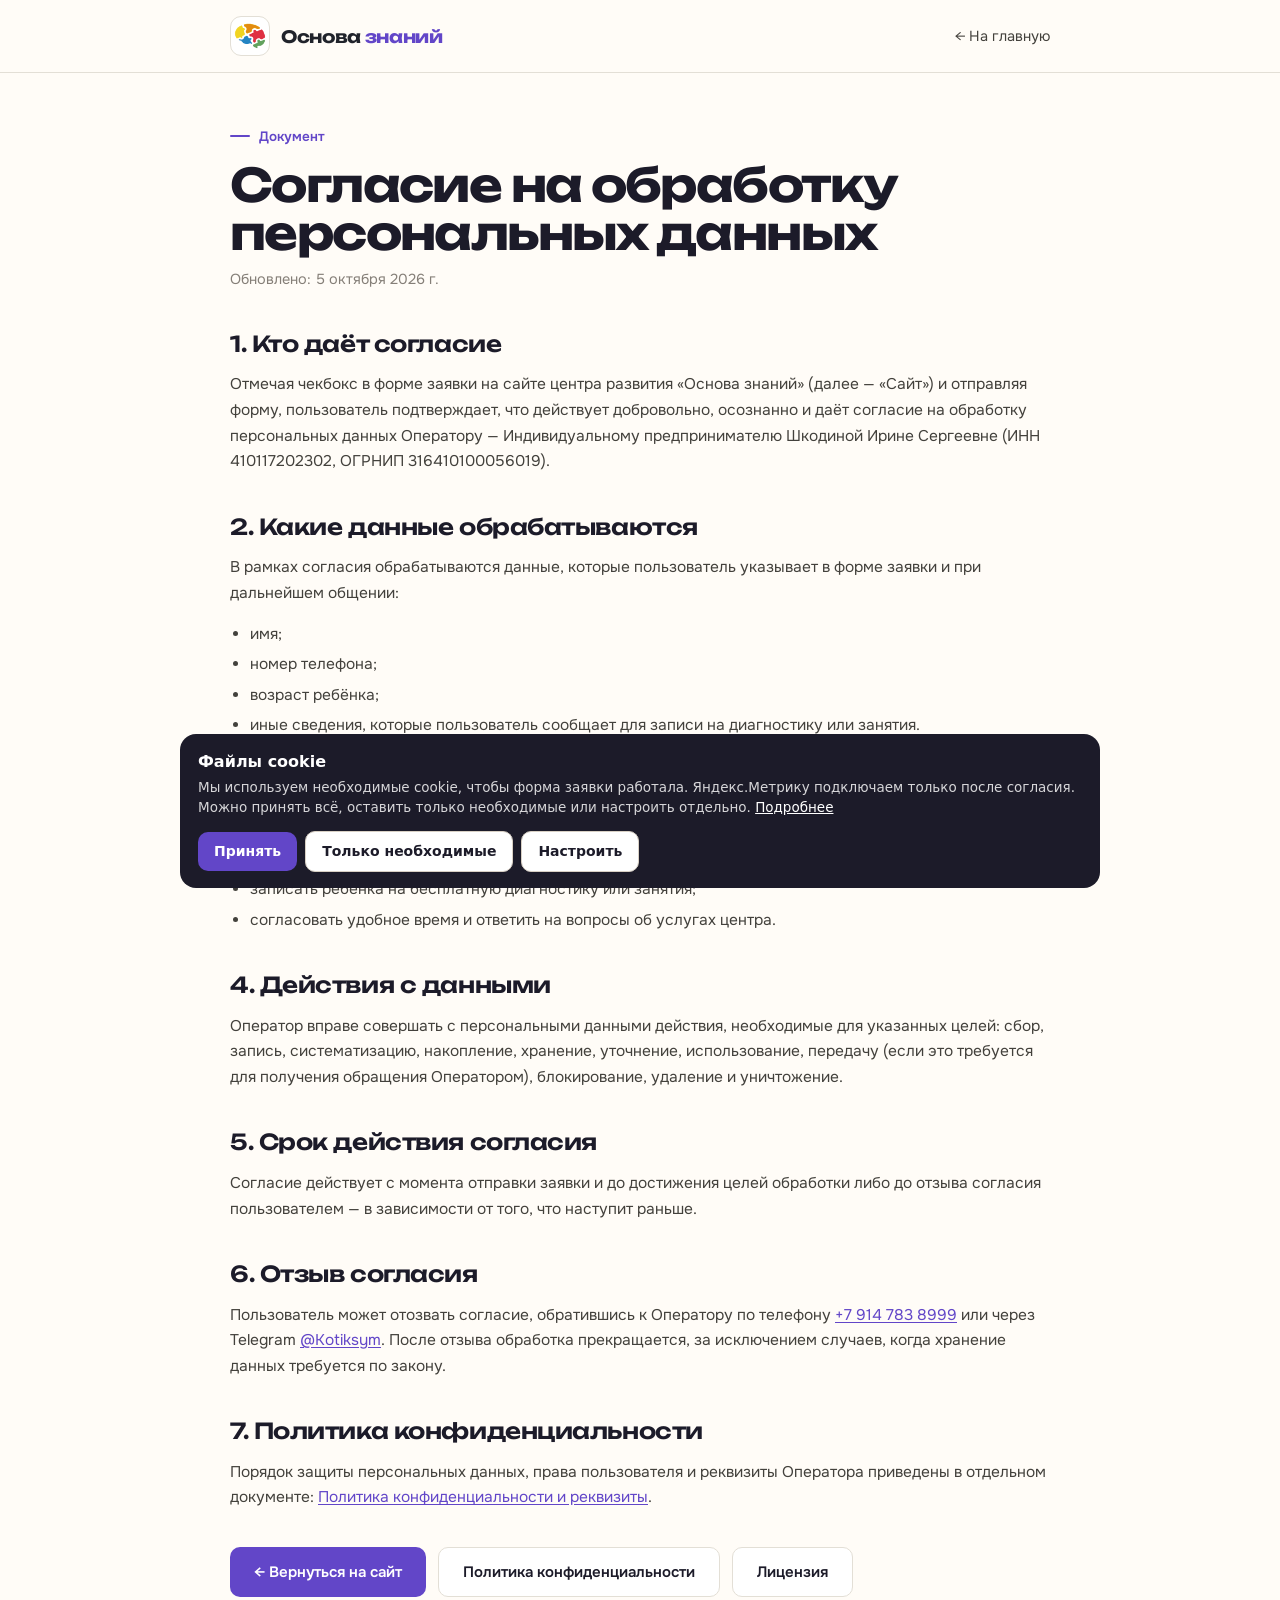
<file: consent/index.html>
<!DOCTYPE html>
<html>
<head>
<meta charset="utf-8">
<meta name="viewport" content="width=device-width, initial-scale=1">
<link rel="canonical" href="https://osnova.kotiksym.ru/consent/">
<meta property="og:url" content="https://osnova.kotiksym.ru/consent/">
<script>(function(){var p=location.pathname;if(/\/index\.html$/i.test(p))location.replace(p.replace(/\/index\.html$/i,'/')+location.search+location.hash);})();</script>
<title>Согласие на обработку персональных данных — Основа знаний</title>
<meta name="description" content="Согласие на обработку персональных данных при отправке заявки на сайте «Основа знаний». Какие данные обрабатываются, цели обработки и порядок отзыва согласия.">
<meta name="robots" content="index, follow">
<link rel="icon" type="image/svg+xml" href="/favicon.svg">
<link rel="icon" type="image/png" sizes="120x120" href="/favicon-120.png">
<link rel="icon" type="image/png" sizes="64x64" href="/favicon.png">
<link rel="icon" type="image/png" sizes="512x512" href="/images/favicon-512.png">
<link rel="icon" type="image/x-icon" href="/favicon.ico">
<link rel="apple-touch-icon" sizes="180x180" href="/apple-touch-icon.png">
<script src="/cookie-consent.js" data-ym-id="110489022" data-cookie-page="/cookies/" data-privacy-page="/privacy/" data-accent="#6246C8"></script>
<style id="mobile-fix">
/* ===== MOBILE FIX v4 (legal) ===== */
*{box-sizing:border-box}
html,body{max-width:100%}
img,svg,iframe,video{max-width:100%}
*{min-width:0}
[data-nav-burger],[data-mobile-nav],[data-nav-actions]{display:none}
@media (max-width:768px){
  .wrap{width:calc(100% - 32px) !important;margin:0 auto !important}
  main.wrap{padding-top:28px !important;padding-bottom:48px !important}
  h1{font-size:clamp(26px,7vw,36px) !important;line-height:1.12 !important}
  h2{font-size:20px !important;margin-top:28px !important}
  p,li{font-size:16px !important;line-height:1.6 !important}
  h1,h2,h3,p,li{overflow-wrap:break-word}
  main a{overflow-wrap:anywhere;word-break:break-word}
  a[href^="tel:"]{white-space:nowrap}
  [data-nav-back]{display:none !important}
  [data-nav-actions]{display:flex !important;align-items:center;gap:8px}
  [data-nav-burger]{display:inline-flex !important;align-items:center;justify-content:center;width:44px;height:44px;border:1px solid #E3DFD6;border-radius:10px;background:#fff;cursor:pointer;padding:0;color:#1C1B29}
  [data-mobile-nav]{display:none;position:absolute;left:0;right:0;top:calc(100% + 1px);z-index:60;flex-direction:column;gap:2px;padding:10px;background:#FFFCF7;border:1px solid #E3DFD6;border-radius:0 0 14px 14px;box-shadow:0 14px 30px rgba(28,27,41,.1)}
  [data-mobile-nav].is-open{display:flex !important}
  [data-mobile-nav] a{display:flex;align-items:center;min-height:44px;padding:10px 12px;border-radius:10px;font-weight:600;font-size:16px;color:#1C1B29;text-decoration:none}
  html.nav-open,html.nav-open body{overflow:hidden}
}
@media (max-width:380px){
  .wrap{width:calc(100% - 22px) !important}
}
/* ===== /MOBILE FIX ===== */
</style>
</head>
<body>
<x-dc>
<helmet>
<link rel="preconnect" href="https://fonts.googleapis.com">
<link rel="preconnect" href="https://fonts.gstatic.com" crossorigin>
<link href="https://fonts.googleapis.com/css2?family=Onest:wght@300;400;500;600;700;800&family=Unbounded:wght@500;600;700&display=swap" rel="stylesheet">
<style>
  *{box-sizing:border-box}
  body{margin:0;background:#FFFCF7;color:#1C1B29;font-family:"Onest",system-ui,sans-serif;-webkit-font-smoothing:antialiased}
  a{color:inherit}
  .wrap{width:min(820px,calc(100% - 36px));margin:0 auto}
  h2{font-family:'Unbounded';font-weight:600;font-size:22px;letter-spacing:-.02em;margin:38px 0 12px}
  p,li{font-size:15.5px;line-height:1.65;color:#43413c}
  ul{padding-left:20px;margin:10px 0}
  li{margin:5px 0}
  h1,h2,p,li{overflow-wrap:break-word}
</style>
<link rel="stylesheet" href="/responsive.css">
</helmet>

<div style="position:relative">
  <header style="background:#FFFCF7;border-bottom:1px solid #E3DFD6">
    <div class="wrap" style="position:relative;display:flex;align-items:center;justify-content:space-between;padding:16px 0">
      <a href="/" style="display:flex;align-items:center;gap:11px;text-decoration:none;color:#20232B">
        <span style="width:40px;height:40px;border-radius:11px;background:#fff;border:1px solid #E3DFD6;display:grid;place-items:center;overflow:hidden"><img src="/favicon-120.png" alt="Основа знаний" style="width:34px;height:34px;object-fit:contain"/></span>
        <strong style="font-family:'Unbounded';font-weight:700;font-size:17px;letter-spacing:-.02em">Основа <span style="color:#6246C8">знаний</span></strong>
      </a>
      <a href="/" data-nav-back style="font-size:14.5px;color:#43413c;text-decoration:none" style-hover="color:#6246C8">← На главную</a>
      <div data-nav-actions>
        <button type="button" data-nav-burger aria-expanded="false" aria-controls="site-mobile-nav" aria-label="Открыть меню"><svg width="20" height="20" viewBox="0 0 24 24" fill="none" aria-hidden="true"><path d="M4 7h16M4 12h16M4 17h16" stroke="currentColor" stroke-width="2" stroke-linecap="round"/></svg></button>
      </div>
      <div id="site-mobile-nav" data-mobile-nav hidden>
        <a href="/">На главную</a>
        <a href="/#form">Записаться</a>
        <a href="/#contacts">Контакты</a>
      </div>
    </div>
  </header>

  <main class="wrap" style="padding:48px 0 64px">
    <span style="display:inline-flex;align-items:center;gap:9px;font-size:13.5px;font-weight:600;color:#6246C8;margin-bottom:16px"><span style="width:20px;height:2px;border-radius:2px;background:#6246C8"></span>Документ</span>
    <h1 style="font-family:'Unbounded';font-weight:700;font-size:clamp(30px,5vw,46px);letter-spacing:-.035em;line-height:1.06;margin:0 0 10px">Согласие на обработку персональных данных</h1>
    <p style="color:#857f78;font-size:14.5px;margin:0">Обновлено: 5 октября 2026 г.</p>

    <h2>1. Кто даёт согласие</h2>
    <p>Отмечая чекбокс в форме заявки на сайте центра развития «Основа знаний» (далее — «Сайт») и отправляя форму, пользователь подтверждает, что действует добровольно, осознанно и даёт согласие на обработку персональных данных Оператору — Индивидуальному предпринимателю Шкодиной Ирине Сергеевне (ИНН 410117202302, ОГРНИП 316410100056019).</p>

    <h2>2. Какие данные обрабатываются</h2>
    <p>В рамках согласия обрабатываются данные, которые пользователь указывает в форме заявки и при дальнейшем общении:</p>
    <ul>
      <li>имя;</li>
      <li>номер телефона;</li>
      <li>возраст ребёнка;</li>
      <li>иные сведения, которые пользователь сообщает для записи на диагностику или занятия.</li>
    </ul>

    <h2>3. Цели обработки</h2>
    <ul>
      <li>принять и обработать заявку с Сайта;</li>
      <li>связаться с пользователем по указанному телефону;</li>
      <li>записать ребёнка на бесплатную диагностику или занятия;</li>
      <li>согласовать удобное время и ответить на вопросы об услугах центра.</li>
    </ul>

    <h2>4. Действия с данными</h2>
    <p>Оператор вправе совершать с персональными данными действия, необходимые для указанных целей: сбор, запись, систематизацию, накопление, хранение, уточнение, использование, передачу (если это требуется для получения обращения Оператором), блокирование, удаление и уничтожение.</p>

    <h2>5. Срок действия согласия</h2>
    <p>Согласие действует с момента отправки заявки и до достижения целей обработки либо до отзыва согласия пользователем — в зависимости от того, что наступит раньше.</p>

    <h2>6. Отзыв согласия</h2>
    <p>Пользователь может отозвать согласие, обратившись к Оператору по телефону <a href="tel:+79147838999" style="color:#6246C8;text-decoration:underline;text-underline-offset:2px">+7 914 783 8999</a> или через Telegram <a href="https://t.me/Kotiksym" target="_blank" rel="noopener" style="color:#6246C8;text-decoration:underline;text-underline-offset:2px">@Kotiksym</a>. После отзыва обработка прекращается, за исключением случаев, когда хранение данных требуется по закону.</p>

    <h2>7. Политика конфиденциальности</h2>
    <p>Порядок защиты персональных данных, права пользователя и реквизиты Оператора приведены в отдельном документе: <a href="/privacy/" style="color:#6246C8;text-decoration:underline;text-underline-offset:2px">Политика конфиденциальности и реквизиты</a>.</p>

    <div style="margin-top:36px;display:flex;flex-wrap:wrap;gap:12px">
      <a href="/" style="display:inline-flex;align-items:center;padding:14px 24px;border-radius:10px;font-weight:600;font-size:15px;color:#fff;background:#6246C8;text-decoration:none">← Вернуться на сайт</a>
      <a href="/privacy/" style="display:inline-flex;align-items:center;padding:14px 24px;border-radius:10px;font-weight:600;font-size:15px;color:#1C1B29;background:#fff;border:1px solid #E3DFD6;text-decoration:none">Политика конфиденциальности</a>
      <a href="/license/" style="display:inline-flex;align-items:center;padding:14px 24px;border-radius:10px;font-weight:600;font-size:15px;color:#1C1B29;background:#fff;border:1px solid #E3DFD6;text-decoration:none">Лицензия</a>
    </div>
  </main>
</div>
</x-dc>
<script>
(function(){
  var btn=document.querySelector('[data-nav-burger]');
  var nav=document.querySelector('[data-mobile-nav]');
  if(!btn||!nav) return;
  btn.addEventListener('click',function(){
    var open=nav.classList.toggle('is-open');
    nav.hidden=!open;
    btn.setAttribute('aria-expanded', open?'true':'false');
    document.documentElement.classList.toggle('nav-open', open);
  });
})();
</script>
</body>
</html>
</file>
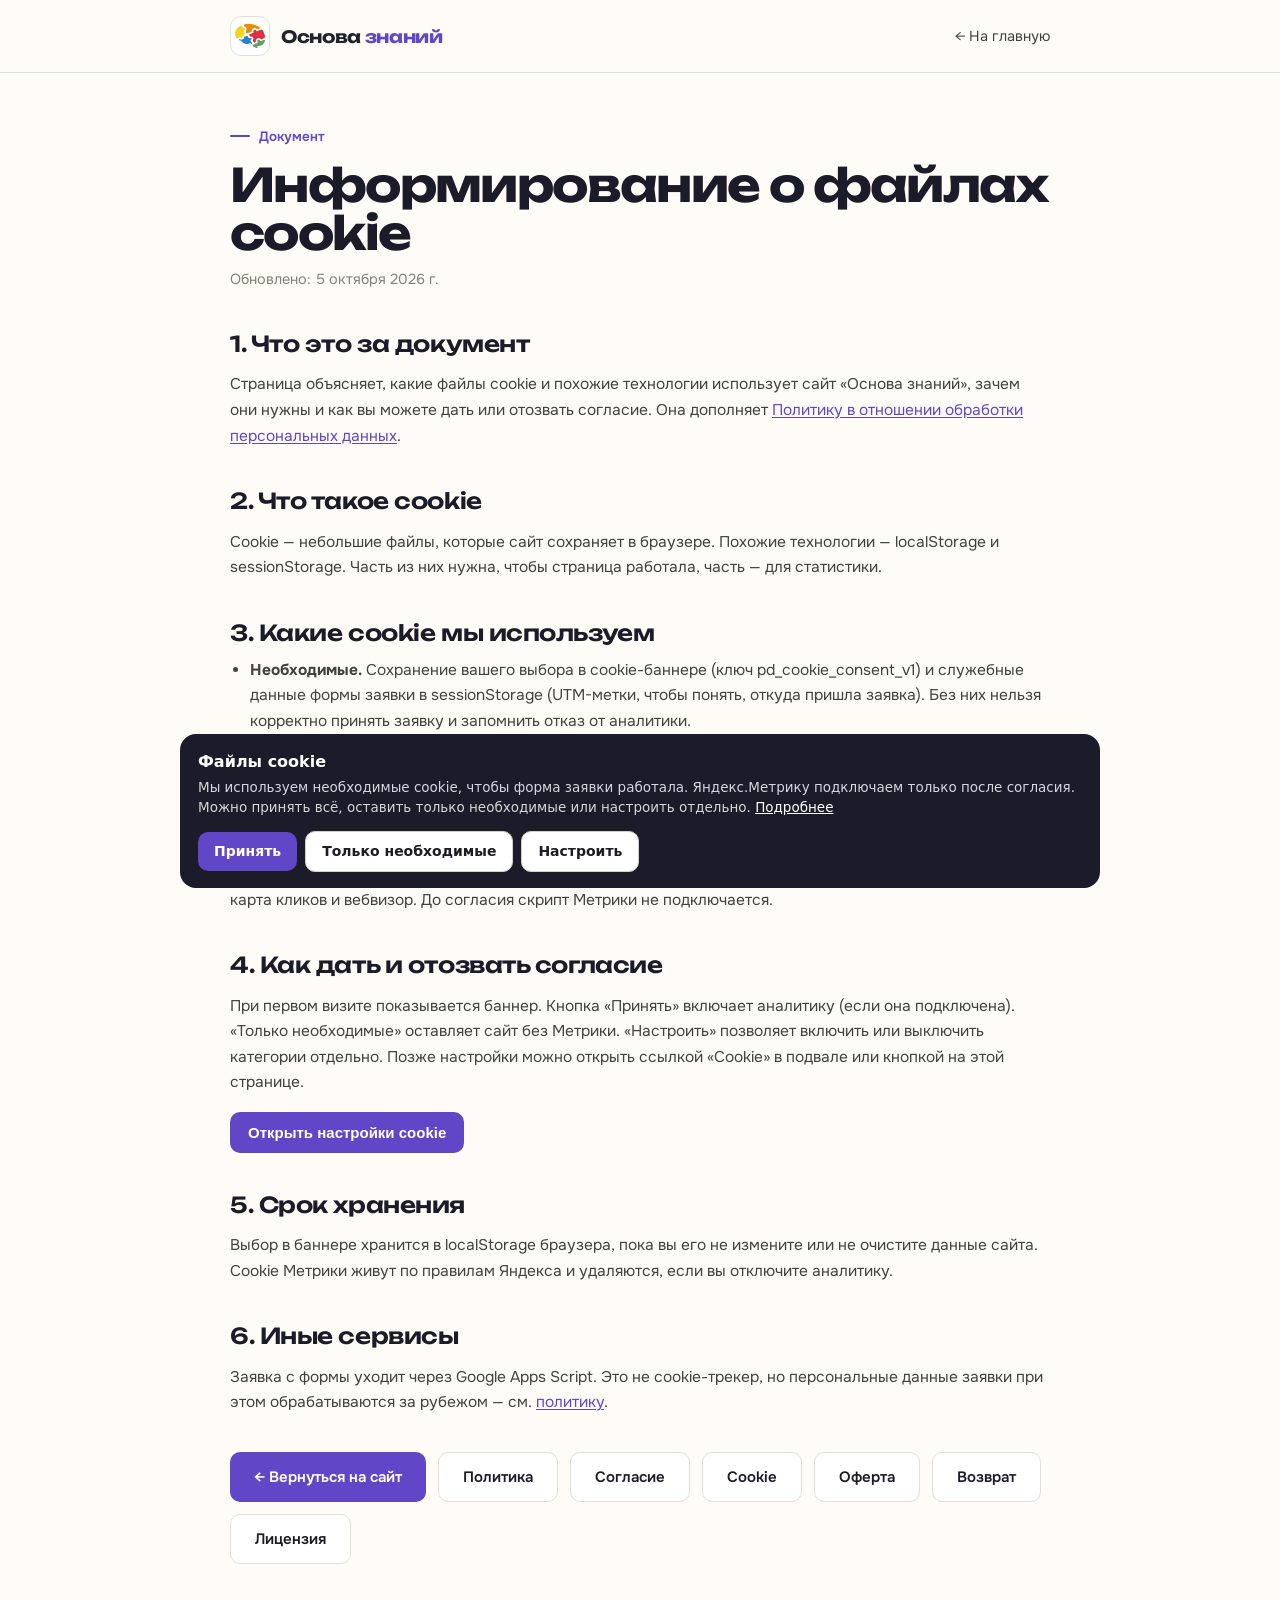
<file: cookies/index.html>
<!DOCTYPE html>
<html>
<head>
<meta charset="utf-8">
<meta name="viewport" content="width=device-width, initial-scale=1">
<link rel="canonical" href="https://osnova.kotiksym.ru/cookies/">
<meta property="og:url" content="https://osnova.kotiksym.ru/cookies/">
<script>(function(){var p=location.pathname;if(/\/index\.html$/i.test(p))location.replace(p.replace(/\/index\.html$/i,'/')+location.search+location.hash);})();</script>
<title>Информирование о файлах cookie — Основа знаний</title>
<meta name="description" content="Какие cookie использует сайт Основа знаний, как дать и отозвать согласие на аналитику.">
<meta name="robots" content="index, follow">
<link rel="icon" type="image/svg+xml" href="/favicon.svg">
<link rel="icon" type="image/png" sizes="120x120" href="/favicon-120.png">
<link rel="icon" type="image/png" sizes="64x64" href="/favicon.png">
<link rel="icon" type="image/png" sizes="512x512" href="/images/favicon-512.png">
<link rel="icon" type="image/x-icon" href="/favicon.ico">
<link rel="apple-touch-icon" sizes="180x180" href="/apple-touch-icon.png">
<script src="/cookie-consent.js" data-ym-id="110489022" data-cookie-page="/cookies/" data-privacy-page="/privacy/" data-accent="#6246C8"></script>
<style id="mobile-fix">
/* ===== MOBILE FIX v4 (legal) ===== */
*{box-sizing:border-box}
html,body{max-width:100%}
img,svg,iframe,video{max-width:100%}
*{min-width:0}
[data-nav-burger],[data-mobile-nav],[data-nav-actions]{display:none}
@media (max-width:768px){
  .wrap{width:calc(100% - 32px) !important;margin:0 auto !important}
  main.wrap{padding-top:28px !important;padding-bottom:48px !important}
  h1{font-size:clamp(26px,7vw,36px) !important;line-height:1.12 !important}
  h2{font-size:20px !important;margin-top:28px !important}
  p,li{font-size:16px !important;line-height:1.6 !important}
  h1,h2,h3,p,li{overflow-wrap:break-word}
  main a{overflow-wrap:anywhere;word-break:break-word}
  a[href^="tel:"]{white-space:nowrap}
  [data-nav-back]{display:none !important}
  [data-nav-actions]{display:flex !important;align-items:center;gap:8px}
  [data-nav-burger]{display:inline-flex !important;align-items:center;justify-content:center;width:44px;height:44px;border:1px solid #E3DFD6;border-radius:10px;background:#fff;cursor:pointer;padding:0;color:#1C1B29}
  [data-mobile-nav]{display:none;position:absolute;left:0;right:0;top:calc(100% + 1px);z-index:60;flex-direction:column;gap:2px;padding:10px;background:#FFFCF7;border:1px solid #E3DFD6;border-radius:0 0 14px 14px;box-shadow:0 14px 30px rgba(28,27,41,.1)}
  [data-mobile-nav].is-open{display:flex !important}
  [data-mobile-nav] a{display:flex;align-items:center;min-height:44px;padding:10px 12px;border-radius:10px;font-weight:600;font-size:16px;color:#1C1B29;text-decoration:none}
  html.nav-open,html.nav-open body{overflow:hidden}
}
@media (max-width:380px){
  .wrap{width:calc(100% - 22px) !important}
}
/* ===== /MOBILE FIX ===== */
</style>
</head>
<body>
<x-dc>
<helmet>
<link rel="preconnect" href="https://fonts.googleapis.com">
<link rel="preconnect" href="https://fonts.gstatic.com" crossorigin>
<link href="https://fonts.googleapis.com/css2?family=Onest:wght@300;400;500;600;700;800&family=Unbounded:wght@500;600;700&display=swap" rel="stylesheet">
<style>
  *{box-sizing:border-box}
  body{margin:0;background:#FFFCF7;color:#1C1B29;font-family:"Onest",system-ui,sans-serif;-webkit-font-smoothing:antialiased}
  a{color:inherit}
  .wrap{width:min(820px,calc(100% - 36px));margin:0 auto}
  h2{font-family:'Unbounded';font-weight:600;font-size:22px;letter-spacing:-.02em;margin:38px 0 12px}
  p,li{font-size:15.5px;line-height:1.65;color:#43413c}
  ul{padding-left:20px;margin:10px 0}
  li{margin:5px 0}
  h1,h2,p,li{overflow-wrap:break-word}
</style>
<link rel="stylesheet" href="/responsive.css">
</helmet>

<div style="position:relative">
  <header style="background:#FFFCF7;border-bottom:1px solid #E3DFD6">
    <div class="wrap" style="position:relative;display:flex;align-items:center;justify-content:space-between;padding:16px 0">
      <a href="/" style="display:flex;align-items:center;gap:11px;text-decoration:none;color:#20232B">
        <span style="width:40px;height:40px;border-radius:11px;background:#fff;border:1px solid #E3DFD6;display:grid;place-items:center;overflow:hidden"><img src="/favicon-120.png" alt="Основа знаний" style="width:34px;height:34px;object-fit:contain"/></span>
        <strong style="font-family:'Unbounded';font-weight:700;font-size:17px;letter-spacing:-.02em">Основа <span style="color:#6246C8">знаний</span></strong>
      </a>
      <a href="/" data-nav-back style="font-size:14.5px;color:#43413c;text-decoration:none" style-hover="color:#6246C8">← На главную</a>
      <div data-nav-actions>
        <button type="button" data-nav-burger aria-expanded="false" aria-controls="site-mobile-nav" aria-label="Открыть меню"><svg width="20" height="20" viewBox="0 0 24 24" fill="none" aria-hidden="true"><path d="M4 7h16M4 12h16M4 17h16" stroke="currentColor" stroke-width="2" stroke-linecap="round"/></svg></button>
      </div>
      <div id="site-mobile-nav" data-mobile-nav hidden>
        <a href="/">На главную</a>
        <a href="/#form">Записаться</a>
        <a href="/#contacts">Контакты</a>
      </div>
    </div>
  </header>

  <main class="wrap" style="padding:48px 0 64px">
    <span style="display:inline-flex;align-items:center;gap:9px;font-size:13.5px;font-weight:600;color:#6246C8;margin-bottom:16px"><span style="width:20px;height:2px;border-radius:2px;background:#6246C8"></span>Документ</span>
    <h1 style="font-family:'Unbounded';font-weight:700;font-size:clamp(30px,5vw,46px);letter-spacing:-.035em;line-height:1.06;margin:0 0 10px">Информирование о файлах cookie</h1>
    <p style="color:#857f78;font-size:14.5px;margin:0">Обновлено: 5 октября 2026 г.</p>


    <h2>1. Что это за документ</h2>
    <p>Страница объясняет, какие файлы cookie и похожие технологии использует сайт «Основа знаний», зачем они нужны и как вы можете дать или отозвать согласие. Она дополняет <a href="/privacy/" style="color:#6246C8;text-decoration:underline;text-underline-offset:2px">Политику в отношении обработки персональных данных</a>.</p>

    <h2>2. Что такое cookie</h2>
    <p>Cookie — небольшие файлы, которые сайт сохраняет в браузере. Похожие технологии — localStorage и sessionStorage. Часть из них нужна, чтобы страница работала, часть — для статистики.</p>

    <h2>3. Какие cookie мы используем</h2>
    <ul>
      <li><strong>Необходимые.</strong> Сохранение вашего выбора в cookie-баннере (ключ pd_cookie_consent_v1) и служебные данные формы заявки в sessionStorage (UTM-метки, чтобы понять, откуда пришла заявка). Без них нельзя корректно принять заявку и запомнить отказ от аналитики.</li>
      <li><strong>Аналитические.</strong> Яндекс.Метрика — только после отдельного согласия.</li>
      <li><strong>Рекламные.</strong> Сейчас не используются. В баннере есть переключатель на случай их появления: до включения такие скрипты не загружаются.</li>
    </ul>
    <p>После согласия «Принять» или включения аналитики в настройках загружается счётчик Яндекс.Метрики № 110489022 (ООО «ЯНДЕКС», РФ): посещения страниц, источник перехода, технические данные устройства, карта кликов и вебвизор. До согласия скрипт Метрики не подключается.</p>

    <h2>4. Как дать и отозвать согласие</h2>
    <p>При первом визите показывается баннер. Кнопка «Принять» включает аналитику (если она подключена). «Только необходимые» оставляет сайт без Метрики. «Настроить» позволяет включить или выключить категории отдельно. Позже настройки можно открыть ссылкой «Cookie» в подвале или кнопкой на этой странице.</p>
    <p><button type="button" data-cookie-settings style="display:inline-flex;align-items:center;padding:12px 18px;border-radius:10px;font-weight:600;font-size:15px;color:#fff;background:#6246C8;border:0;cursor:pointer">Открыть настройки cookie</button></p>

    <h2>5. Срок хранения</h2>
    <p>Выбор в баннере хранится в localStorage браузера, пока вы его не измените или не очистите данные сайта. Cookie Метрики живут по правилам Яндекса и удаляются, если вы отключите аналитику.</p>

    <h2>6. Иные сервисы</h2>
    <p>Заявка с формы уходит через Google Apps Script. Это не cookie-трекер, но персональные данные заявки при этом обрабатываются за рубежом — см. <a href="/privacy/" style="color:#6246C8;text-decoration:underline;text-underline-offset:2px">политику</a>.</p>
    <div style="margin-top:36px;display:flex;flex-wrap:wrap;gap:12px">
      <a href="/" style="display:inline-flex;align-items:center;padding:14px 24px;border-radius:10px;font-weight:600;font-size:15px;color:#fff;background:#6246C8;text-decoration:none">← Вернуться на сайт</a>
      <a href="/privacy/" style="display:inline-flex;align-items:center;padding:14px 24px;border-radius:10px;font-weight:600;font-size:15px;color:#1C1B29;background:#fff;border:1px solid #E3DFD6;text-decoration:none">Политика</a>
      <a href="/consent/" style="display:inline-flex;align-items:center;padding:14px 24px;border-radius:10px;font-weight:600;font-size:15px;color:#1C1B29;background:#fff;border:1px solid #E3DFD6;text-decoration:none">Согласие</a>
      <a href="/cookies/" style="display:inline-flex;align-items:center;padding:14px 24px;border-radius:10px;font-weight:600;font-size:15px;color:#1C1B29;background:#fff;border:1px solid #E3DFD6;text-decoration:none">Cookie</a>
      <a href="/offer/" style="display:inline-flex;align-items:center;padding:14px 24px;border-radius:10px;font-weight:600;font-size:15px;color:#1C1B29;background:#fff;border:1px solid #E3DFD6;text-decoration:none">Оферта</a>
      <a href="/returns/" style="display:inline-flex;align-items:center;padding:14px 24px;border-radius:10px;font-weight:600;font-size:15px;color:#1C1B29;background:#fff;border:1px solid #E3DFD6;text-decoration:none">Возврат</a>
      <a href="/license/" style="display:inline-flex;align-items:center;padding:14px 24px;border-radius:10px;font-weight:600;font-size:15px;color:#1C1B29;background:#fff;border:1px solid #E3DFD6;text-decoration:none">Лицензия</a>
    </div>

  </main>
</div>
</x-dc>
<script>
(function(){
  var btn=document.querySelector('[data-nav-burger]');
  var nav=document.querySelector('[data-mobile-nav]');
  if(!btn||!nav) return;
  btn.addEventListener('click',function(){
    var open=nav.classList.toggle('is-open');
    nav.hidden=!open;
    btn.setAttribute('aria-expanded', open?'true':'false');
    document.documentElement.classList.toggle('nav-open', open);
  });
})();
</script>
</body>
</html>
</file>
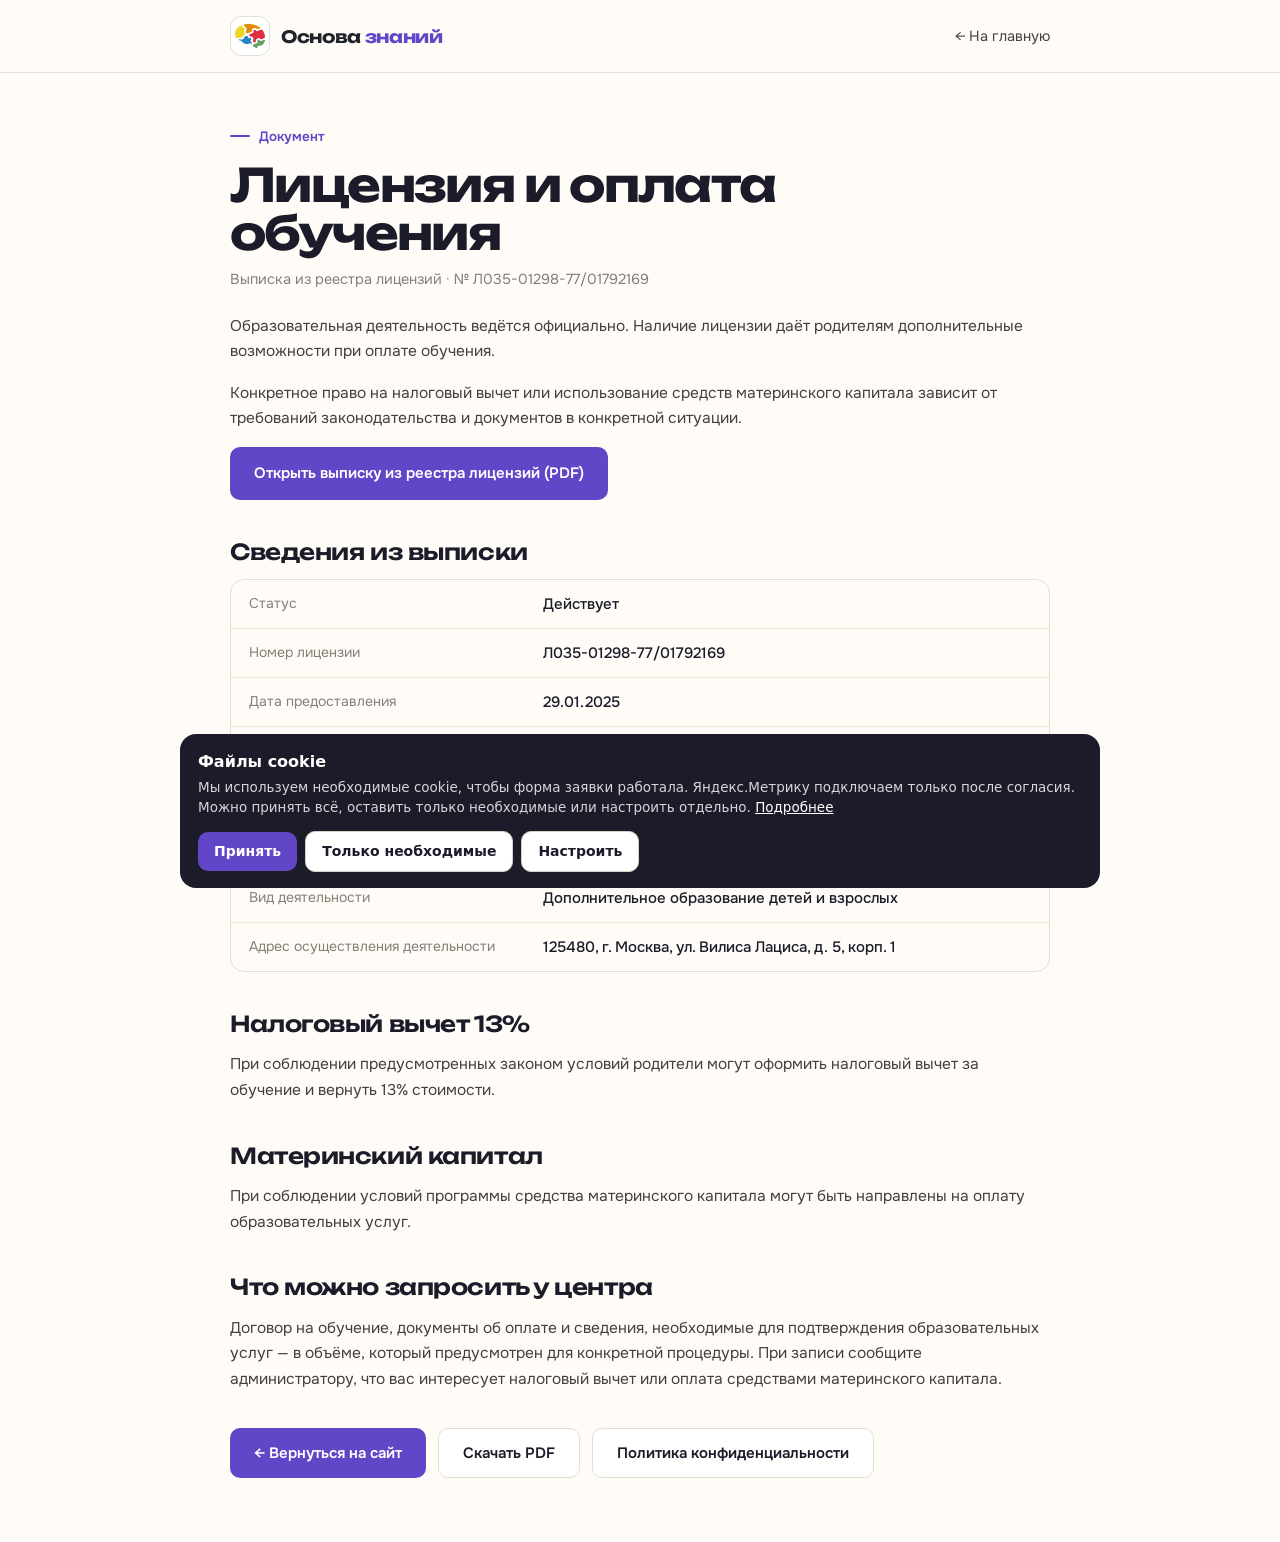
<file: license/index.html>
<!DOCTYPE html>
<html>
<head>
<meta charset="utf-8">
<meta name="viewport" content="width=device-width, initial-scale=1">
<link rel="canonical" href="https://osnova.kotiksym.ru/license/">
<meta property="og:url" content="https://osnova.kotiksym.ru/license/">
<script>(function(){var p=location.pathname;if(/\/index\.html$/i.test(p))location.replace(p.replace(/\/index\.html$/i,'/')+location.search+location.hash);})();</script>
<title>Лицензия и оплата обучения — Основа знаний</title>
<meta name="description" content="Выписка из реестра лицензий № Л035-01298-77/01792169. Налоговый вычет 13% и материнский капитал. Лицензиат — ИП Шкодина Ирина Сергеевна.">
<meta name="robots" content="index, follow">
<link rel="icon" type="image/svg+xml" href="/favicon.svg">
<link rel="icon" type="image/png" sizes="120x120" href="/favicon-120.png">
<link rel="icon" type="image/png" sizes="64x64" href="/favicon.png">
<link rel="icon" type="image/png" sizes="512x512" href="/images/favicon-512.png">
<link rel="icon" type="image/x-icon" href="/favicon.ico">
<link rel="apple-touch-icon" sizes="180x180" href="/apple-touch-icon.png">
<script src="/cookie-consent.js" data-ym-id="110489022" data-cookie-page="/cookies/" data-privacy-page="/privacy/" data-accent="#6246C8"></script>
<style id="mobile-fix">
/* ===== MOBILE FIX v4 (legal) ===== */
*{box-sizing:border-box}
html,body{max-width:100%}
img,svg,iframe,video{max-width:100%}
*{min-width:0}
[data-nav-burger],[data-mobile-nav],[data-nav-actions]{display:none}
@media (max-width:768px){
  .wrap{width:calc(100% - 32px) !important;margin:0 auto !important}
  main.wrap{padding-top:28px !important;padding-bottom:48px !important}
  h1{font-size:clamp(26px,7vw,36px) !important;line-height:1.12 !important}
  h2{font-size:20px !important;margin-top:28px !important}
  p,li{font-size:16px !important;line-height:1.6 !important}
  h1,h2,h3,p,li{overflow-wrap:break-word}
  main a{overflow-wrap:anywhere;word-break:break-word}
  a[href^="tel:"]{white-space:nowrap}
  [data-nav-back]{display:none !important}
  [data-nav-actions]{display:flex !important;align-items:center;gap:8px}
  [data-nav-burger]{display:inline-flex !important;align-items:center;justify-content:center;width:44px;height:44px;border:1px solid #E3DFD6;border-radius:10px;background:#fff;cursor:pointer;padding:0;color:#1C1B29}
  [data-mobile-nav]{display:none;position:absolute;left:0;right:0;top:calc(100% + 1px);z-index:60;flex-direction:column;gap:2px;padding:10px;background:#FFFCF7;border:1px solid #E3DFD6;border-radius:0 0 14px 14px;box-shadow:0 14px 30px rgba(28,27,41,.1)}
  [data-mobile-nav].is-open{display:flex !important}
  [data-mobile-nav] a{display:flex;align-items:center;min-height:44px;padding:10px 12px;border-radius:10px;font-weight:600;font-size:16px;color:#1C1B29;text-decoration:none}
  html.nav-open,html.nav-open body{overflow:hidden}
}
@media (max-width:380px){
  .wrap{width:calc(100% - 22px) !important}
}
/* ===== /MOBILE FIX ===== */
</style>
</head>
<body>
<x-dc>
<helmet>
<link rel="preconnect" href="https://fonts.googleapis.com">
<link rel="preconnect" href="https://fonts.gstatic.com" crossorigin>
<link href="https://fonts.googleapis.com/css2?family=Onest:wght@300;400;500;600;700;800&family=Unbounded:wght@500;600;700&display=swap" rel="stylesheet">
<style>
  *{box-sizing:border-box}
  body{margin:0;background:#FFFCF7;color:#1C1B29;font-family:"Onest",system-ui,sans-serif;-webkit-font-smoothing:antialiased}
  a{color:inherit}
  .wrap{width:min(820px,calc(100% - 36px));margin:0 auto}
  h2{font-family:'Unbounded';font-weight:600;font-size:22px;letter-spacing:-.02em;margin:38px 0 12px}
  p,li{font-size:15.5px;line-height:1.65;color:#43413c}
  ul{padding-left:20px;margin:10px 0}
  li{margin:5px 0}
  h1,h2,p,li{overflow-wrap:break-word}
</style>
<link rel="stylesheet" href="/responsive.css">
</helmet>

<div style="position:relative">
  <header style="background:#FFFCF7;border-bottom:1px solid #E3DFD6">
    <div class="wrap" style="position:relative;display:flex;align-items:center;justify-content:space-between;padding:16px 0">
      <a href="/" style="display:flex;align-items:center;gap:11px;text-decoration:none;color:#20232B">
        <span style="width:40px;height:40px;border-radius:11px;background:#fff;border:1px solid #E3DFD6;display:grid;place-items:center;overflow:hidden"><img src="/favicon-120.png" alt="Основа знаний" style="width:34px;height:34px;object-fit:contain"/></span>
        <strong style="font-family:'Unbounded';font-weight:700;font-size:17px;letter-spacing:-.02em">Основа <span style="color:#6246C8">знаний</span></strong>
      </a>
      <a href="/" data-nav-back style="font-size:14.5px;color:#43413c;text-decoration:none" style-hover="color:#6246C8">← На главную</a>
      <div data-nav-actions>
        <button type="button" data-nav-burger aria-expanded="false" aria-controls="site-mobile-nav" aria-label="Открыть меню"><svg width="20" height="20" viewBox="0 0 24 24" fill="none" aria-hidden="true"><path d="M4 7h16M4 12h16M4 17h16" stroke="currentColor" stroke-width="2" stroke-linecap="round"/></svg></button>
      </div>
      <div id="site-mobile-nav" data-mobile-nav hidden>
        <a href="/">На главную</a>
        <a href="/#form">Записаться</a>
        <a href="/#contacts">Контакты</a>
      </div>
    </div>
  </header>

  <main class="wrap" style="padding:48px 0 64px">
    <span style="display:inline-flex;align-items:center;gap:9px;font-size:13.5px;font-weight:600;color:#6246C8;margin-bottom:16px"><span style="width:20px;height:2px;border-radius:2px;background:#6246C8"></span>Документ</span>
    <h1 style="font-family:'Unbounded';font-weight:700;font-size:clamp(30px,5vw,46px);letter-spacing:-.035em;line-height:1.06;margin:0 0 10px">Лицензия и оплата обучения</h1>
    <p style="color:#857f78;font-size:14.5px;margin:0">Выписка из реестра лицензий · № Л035-01298-77/01792169</p>

    <p style="margin-top:22px">Образовательная деятельность ведётся официально. Наличие лицензии даёт родителям дополнительные возможности при оплате обучения.</p>
    <p>Конкретное право на налоговый вычет или использование средств материнского капитала зависит от требований законодательства и документов в конкретной ситуации.</p>

    <p><a href="/license/l035-01298-77-01792169.pdf" target="_blank" rel="noopener" style="display:inline-flex;align-items:center;padding:14px 24px;border-radius:10px;font-weight:600;font-size:15px;color:#fff;background:#6246C8;text-decoration:none">Открыть выписку из реестра лицензий (PDF)</a></p>

    <h2>Сведения из выписки</h2>
    <div style="margin-top:14px;border:1px solid #E3DFD6;border-radius:14px;background:#FFFCF7;overflow:hidden">
      <div style="display:grid;grid-template-columns:minmax(170px,0.9fr) 1.6fr">
        <div style="padding:14px 18px;border-bottom:1px solid #EFE6D4;color:#857f78;font-size:14px">Статус</div><div style="padding:14px 18px;border-bottom:1px solid #EFE6D4;font-size:15px;font-weight:500">Действует</div>
        <div style="padding:14px 18px;border-bottom:1px solid #EFE6D4;color:#857f78;font-size:14px">Номер лицензии</div><div style="padding:14px 18px;border-bottom:1px solid #EFE6D4;font-size:15px;font-weight:500">Л035-01298-77/01792169</div>
        <div style="padding:14px 18px;border-bottom:1px solid #EFE6D4;color:#857f78;font-size:14px">Дата предоставления</div><div style="padding:14px 18px;border-bottom:1px solid #EFE6D4;font-size:15px;font-weight:500">29.01.2025</div>
        <div style="padding:14px 18px;border-bottom:1px solid #EFE6D4;color:#857f78;font-size:14px">Лицензиат</div><div style="padding:14px 18px;border-bottom:1px solid #EFE6D4;font-size:15px;font-weight:500">ИП Шкодина Ирина Сергеевна</div>
        <div style="padding:14px 18px;border-bottom:1px solid #EFE6D4;color:#857f78;font-size:14px">ИНН</div><div style="padding:14px 18px;border-bottom:1px solid #EFE6D4;font-size:15px;font-weight:500">410117202302</div>
        <div style="padding:14px 18px;border-bottom:1px solid #EFE6D4;color:#857f78;font-size:14px">ОГРНИП</div><div style="padding:14px 18px;border-bottom:1px solid #EFE6D4;font-size:15px;font-weight:500">316410100056019</div>
        <div style="padding:14px 18px;border-bottom:1px solid #EFE6D4;color:#857f78;font-size:14px">Вид деятельности</div><div style="padding:14px 18px;border-bottom:1px solid #EFE6D4;font-size:15px;font-weight:500">Дополнительное образование детей и взрослых</div>
        <div style="padding:14px 18px;color:#857f78;font-size:14px">Адрес осуществления деятельности</div><div style="padding:14px 18px;font-size:15px;font-weight:500">125480, г. Москва, ул. Вилиса Лациса, д. 5, корп. 1</div>
      </div>
    </div>

    <h2>Налоговый вычет 13%</h2>
    <p>При соблюдении предусмотренных законом условий родители могут оформить налоговый вычет за обучение и вернуть 13% стоимости.</p>

    <h2>Материнский капитал</h2>
    <p>При соблюдении условий программы средства материнского капитала могут быть направлены на оплату образовательных услуг.</p>

    <h2>Что можно запросить у центра</h2>
    <p>Договор на обучение, документы об оплате и сведения, необходимые для подтверждения образовательных услуг — в объёме, который предусмотрен для конкретной процедуры. При записи сообщите администратору, что вас интересует налоговый вычет или оплата средствами материнского капитала.</p>

    <div style="margin-top:36px;display:flex;flex-wrap:wrap;gap:12px">
      <a href="/" style="display:inline-flex;align-items:center;padding:14px 24px;border-radius:10px;font-weight:600;font-size:15px;color:#fff;background:#6246C8;text-decoration:none">← Вернуться на сайт</a>
      <a href="/license/l035-01298-77-01792169.pdf" target="_blank" rel="noopener" style="display:inline-flex;align-items:center;padding:14px 24px;border-radius:10px;font-weight:600;font-size:15px;color:#1C1B29;background:#fff;border:1px solid #E3DFD6;text-decoration:none">Скачать PDF</a>
      <a href="/privacy/" style="display:inline-flex;align-items:center;padding:14px 24px;border-radius:10px;font-weight:600;font-size:15px;color:#1C1B29;background:#fff;border:1px solid #E3DFD6;text-decoration:none">Политика конфиденциальности</a>
    </div>
  </main>
</div>
</x-dc>
<script>
(function(){
  var btn=document.querySelector('[data-nav-burger]');
  var nav=document.querySelector('[data-mobile-nav]');
  if(!btn||!nav) return;
  btn.addEventListener('click',function(){
    var open=nav.classList.toggle('is-open');
    nav.hidden=!open;
    btn.setAttribute('aria-expanded', open?'true':'false');
    document.documentElement.classList.toggle('nav-open', open);
  });
})();
</script>
</body>
</html>
</file>
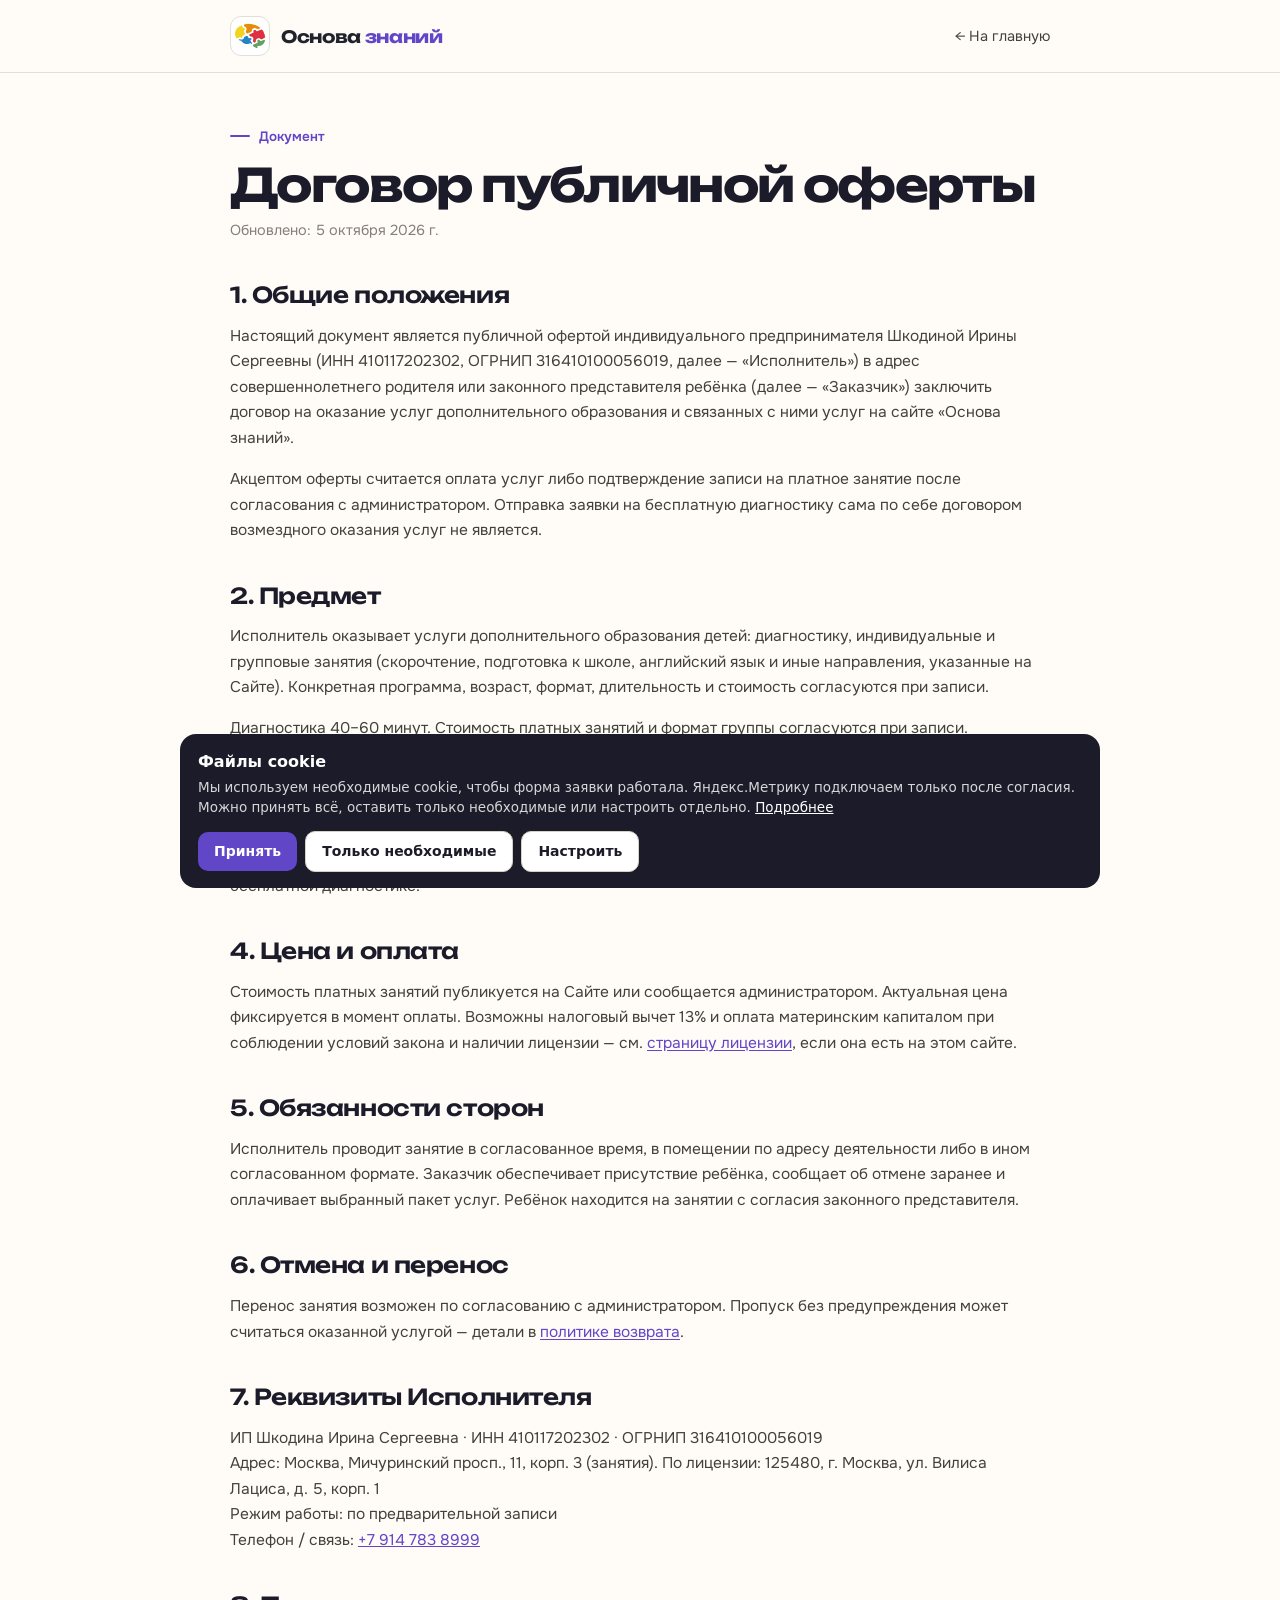
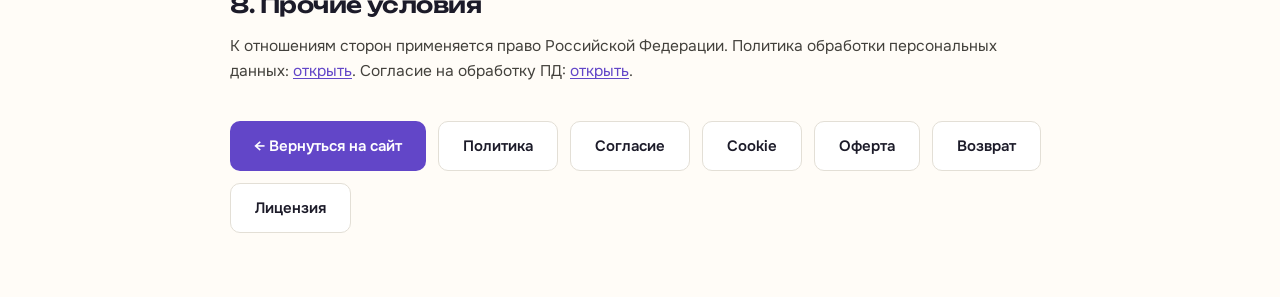
<file: offer/index.html>
<!DOCTYPE html>
<html>
<head>
<meta charset="utf-8">
<meta name="viewport" content="width=device-width, initial-scale=1">
<link rel="canonical" href="https://osnova.kotiksym.ru/offer/">
<meta property="og:url" content="https://osnova.kotiksym.ru/offer/">
<script>(function(){var p=location.pathname;if(/\/index\.html$/i.test(p))location.replace(p.replace(/\/index\.html$/i,'/')+location.search+location.hash);})();</script>
<title>Договор оферты — Основа знаний</title>
<meta name="description" content="Публичная оферта на услуги дополнительного образования Основа знаний.">
<meta name="robots" content="index, follow">
<link rel="icon" type="image/svg+xml" href="/favicon.svg">
<link rel="icon" type="image/png" sizes="120x120" href="/favicon-120.png">
<link rel="icon" type="image/png" sizes="64x64" href="/favicon.png">
<link rel="icon" type="image/png" sizes="512x512" href="/images/favicon-512.png">
<link rel="icon" type="image/x-icon" href="/favicon.ico">
<link rel="apple-touch-icon" sizes="180x180" href="/apple-touch-icon.png">
<script src="/cookie-consent.js" data-ym-id="110489022" data-cookie-page="/cookies/" data-privacy-page="/privacy/" data-accent="#6246C8"></script>
<style id="mobile-fix">
/* ===== MOBILE FIX v4 (legal) ===== */
*{box-sizing:border-box}
html,body{max-width:100%}
img,svg,iframe,video{max-width:100%}
*{min-width:0}
[data-nav-burger],[data-mobile-nav],[data-nav-actions]{display:none}
@media (max-width:768px){
  .wrap{width:calc(100% - 32px) !important;margin:0 auto !important}
  main.wrap{padding-top:28px !important;padding-bottom:48px !important}
  h1{font-size:clamp(26px,7vw,36px) !important;line-height:1.12 !important}
  h2{font-size:20px !important;margin-top:28px !important}
  p,li{font-size:16px !important;line-height:1.6 !important}
  h1,h2,h3,p,li{overflow-wrap:break-word}
  main a{overflow-wrap:anywhere;word-break:break-word}
  a[href^="tel:"]{white-space:nowrap}
  [data-nav-back]{display:none !important}
  [data-nav-actions]{display:flex !important;align-items:center;gap:8px}
  [data-nav-burger]{display:inline-flex !important;align-items:center;justify-content:center;width:44px;height:44px;border:1px solid #E3DFD6;border-radius:10px;background:#fff;cursor:pointer;padding:0;color:#1C1B29}
  [data-mobile-nav]{display:none;position:absolute;left:0;right:0;top:calc(100% + 1px);z-index:60;flex-direction:column;gap:2px;padding:10px;background:#FFFCF7;border:1px solid #E3DFD6;border-radius:0 0 14px 14px;box-shadow:0 14px 30px rgba(28,27,41,.1)}
  [data-mobile-nav].is-open{display:flex !important}
  [data-mobile-nav] a{display:flex;align-items:center;min-height:44px;padding:10px 12px;border-radius:10px;font-weight:600;font-size:16px;color:#1C1B29;text-decoration:none}
  html.nav-open,html.nav-open body{overflow:hidden}
}
@media (max-width:380px){
  .wrap{width:calc(100% - 22px) !important}
}
/* ===== /MOBILE FIX ===== */
</style>
</head>
<body>
<x-dc>
<helmet>
<link rel="preconnect" href="https://fonts.googleapis.com">
<link rel="preconnect" href="https://fonts.gstatic.com" crossorigin>
<link href="https://fonts.googleapis.com/css2?family=Onest:wght@300;400;500;600;700;800&family=Unbounded:wght@500;600;700&display=swap" rel="stylesheet">
<style>
  *{box-sizing:border-box}
  body{margin:0;background:#FFFCF7;color:#1C1B29;font-family:"Onest",system-ui,sans-serif;-webkit-font-smoothing:antialiased}
  a{color:inherit}
  .wrap{width:min(820px,calc(100% - 36px));margin:0 auto}
  h2{font-family:'Unbounded';font-weight:600;font-size:22px;letter-spacing:-.02em;margin:38px 0 12px}
  p,li{font-size:15.5px;line-height:1.65;color:#43413c}
  ul{padding-left:20px;margin:10px 0}
  li{margin:5px 0}
  h1,h2,p,li{overflow-wrap:break-word}
</style>
<link rel="stylesheet" href="/responsive.css">
</helmet>

<div style="position:relative">
  <header style="background:#FFFCF7;border-bottom:1px solid #E3DFD6">
    <div class="wrap" style="position:relative;display:flex;align-items:center;justify-content:space-between;padding:16px 0">
      <a href="/" style="display:flex;align-items:center;gap:11px;text-decoration:none;color:#20232B">
        <span style="width:40px;height:40px;border-radius:11px;background:#fff;border:1px solid #E3DFD6;display:grid;place-items:center;overflow:hidden"><img src="/favicon-120.png" alt="Основа знаний" style="width:34px;height:34px;object-fit:contain"/></span>
        <strong style="font-family:'Unbounded';font-weight:700;font-size:17px;letter-spacing:-.02em">Основа <span style="color:#6246C8">знаний</span></strong>
      </a>
      <a href="/" data-nav-back style="font-size:14.5px;color:#43413c;text-decoration:none" style-hover="color:#6246C8">← На главную</a>
      <div data-nav-actions>
        <button type="button" data-nav-burger aria-expanded="false" aria-controls="site-mobile-nav" aria-label="Открыть меню"><svg width="20" height="20" viewBox="0 0 24 24" fill="none" aria-hidden="true"><path d="M4 7h16M4 12h16M4 17h16" stroke="currentColor" stroke-width="2" stroke-linecap="round"/></svg></button>
      </div>
      <div id="site-mobile-nav" data-mobile-nav hidden>
        <a href="/">На главную</a>
        <a href="/#form">Записаться</a>
        <a href="/#contacts">Контакты</a>
      </div>
    </div>
  </header>

  <main class="wrap" style="padding:48px 0 64px">
    <span style="display:inline-flex;align-items:center;gap:9px;font-size:13.5px;font-weight:600;color:#6246C8;margin-bottom:16px"><span style="width:20px;height:2px;border-radius:2px;background:#6246C8"></span>Документ</span>
    <h1 style="font-family:'Unbounded';font-weight:700;font-size:clamp(30px,5vw,46px);letter-spacing:-.035em;line-height:1.06;margin:0 0 10px">Договор публичной оферты</h1>
    <p style="color:#857f78;font-size:14.5px;margin:0">Обновлено: 5 октября 2026 г.</p>


    <h2>1. Общие положения</h2>
    <p>Настоящий документ является публичной офертой индивидуального предпринимателя Шкодиной Ирины Сергеевны (ИНН 410117202302, ОГРНИП 316410100056019, далее — «Исполнитель») в адрес совершеннолетнего родителя или законного представителя ребёнка (далее — «Заказчик») заключить договор на оказание услуг дополнительного образования и связанных с ними услуг на сайте «Основа знаний».</p>
    <p>Акцептом оферты считается оплата услуг либо подтверждение записи на платное занятие после согласования с администратором. Отправка заявки на бесплатную диагностику сама по себе договором возмездного оказания услуг не является.</p>

    <h2>2. Предмет</h2>
    <p>Исполнитель оказывает услуги дополнительного образования детей: диагностику, индивидуальные и групповые занятия (скорочтение, подготовка к школе, английский язык и иные направления, указанные на Сайте). Конкретная программа, возраст, формат, длительность и стоимость согласуются при записи.</p>
    <p>Диагностика 40–60 минут. Стоимость платных занятий и формат группы согласуются при записи.</p>

    <h2>3. Бесплатная диагностика / пробное занятие</h2>
    <p>Первичная диагностика или пробное занятие, если на Сайте указано, что оно бесплатное, оказываются без оплаты. Это не абонемент и не гарантирует место в группе. Исполнитель может отказать в повторной бесплатной диагностике.</p>

    <h2>4. Цена и оплата</h2>
    <p>Стоимость платных занятий публикуется на Сайте или сообщается администратором. Актуальная цена фиксируется в момент оплаты. Возможны налоговый вычет 13% и оплата материнским капиталом при соблюдении условий закона и наличии лицензии — см. <a href="/license/" style="color:#6246C8;text-decoration:underline;text-underline-offset:2px">страницу лицензии</a>, если она есть на этом сайте.</p>

    <h2>5. Обязанности сторон</h2>
    <p>Исполнитель проводит занятие в согласованное время, в помещении по адресу деятельности либо в ином согласованном формате. Заказчик обеспечивает присутствие ребёнка, сообщает об отмене заранее и оплачивает выбранный пакет услуг. Ребёнок находится на занятии с согласия законного представителя.</p>

    <h2>6. Отмена и перенос</h2>
    <p>Перенос занятия возможен по согласованию с администратором. Пропуск без предупреждения может считаться оказанной услугой — детали в <a href="/returns/" style="color:#6246C8;text-decoration:underline;text-underline-offset:2px">политике возврата</a>.</p>

    <h2>7. Реквизиты Исполнителя</h2>
    <p>ИП Шкодина Ирина Сергеевна · ИНН 410117202302 · ОГРНИП 316410100056019<br>
    Адрес: Москва, Мичуринский просп., 11, корп. 3 (занятия). По лицензии: 125480, г. Москва, ул. Вилиса Лациса, д. 5, корп. 1<br>
    Режим работы: по предварительной записи<br>
    Телефон / связь: <a href="tel:+79147838999" style="color:#6246C8">+7 914 783 8999</a></p>

    <h2>8. Прочие условия</h2>
    <p>К отношениям сторон применяется право Российской Федерации. Политика обработки персональных данных: <a href="/privacy/" style="color:#6246C8;text-decoration:underline;text-underline-offset:2px">открыть</a>. Согласие на обработку ПД: <a href="/consent/" style="color:#6246C8;text-decoration:underline;text-underline-offset:2px">открыть</a>.</p>
    <div style="margin-top:36px;display:flex;flex-wrap:wrap;gap:12px">
      <a href="/" style="display:inline-flex;align-items:center;padding:14px 24px;border-radius:10px;font-weight:600;font-size:15px;color:#fff;background:#6246C8;text-decoration:none">← Вернуться на сайт</a>
      <a href="/privacy/" style="display:inline-flex;align-items:center;padding:14px 24px;border-radius:10px;font-weight:600;font-size:15px;color:#1C1B29;background:#fff;border:1px solid #E3DFD6;text-decoration:none">Политика</a>
      <a href="/consent/" style="display:inline-flex;align-items:center;padding:14px 24px;border-radius:10px;font-weight:600;font-size:15px;color:#1C1B29;background:#fff;border:1px solid #E3DFD6;text-decoration:none">Согласие</a>
      <a href="/cookies/" style="display:inline-flex;align-items:center;padding:14px 24px;border-radius:10px;font-weight:600;font-size:15px;color:#1C1B29;background:#fff;border:1px solid #E3DFD6;text-decoration:none">Cookie</a>
      <a href="/offer/" style="display:inline-flex;align-items:center;padding:14px 24px;border-radius:10px;font-weight:600;font-size:15px;color:#1C1B29;background:#fff;border:1px solid #E3DFD6;text-decoration:none">Оферта</a>
      <a href="/returns/" style="display:inline-flex;align-items:center;padding:14px 24px;border-radius:10px;font-weight:600;font-size:15px;color:#1C1B29;background:#fff;border:1px solid #E3DFD6;text-decoration:none">Возврат</a>
      <a href="/license/" style="display:inline-flex;align-items:center;padding:14px 24px;border-radius:10px;font-weight:600;font-size:15px;color:#1C1B29;background:#fff;border:1px solid #E3DFD6;text-decoration:none">Лицензия</a>
    </div>

  </main>
</div>
</x-dc>
<script>
(function(){
  var btn=document.querySelector('[data-nav-burger]');
  var nav=document.querySelector('[data-mobile-nav]');
  if(!btn||!nav) return;
  btn.addEventListener('click',function(){
    var open=nav.classList.toggle('is-open');
    nav.hidden=!open;
    btn.setAttribute('aria-expanded', open?'true':'false');
    document.documentElement.classList.toggle('nav-open', open);
  });
})();
</script>
</body>
</html>
</file>
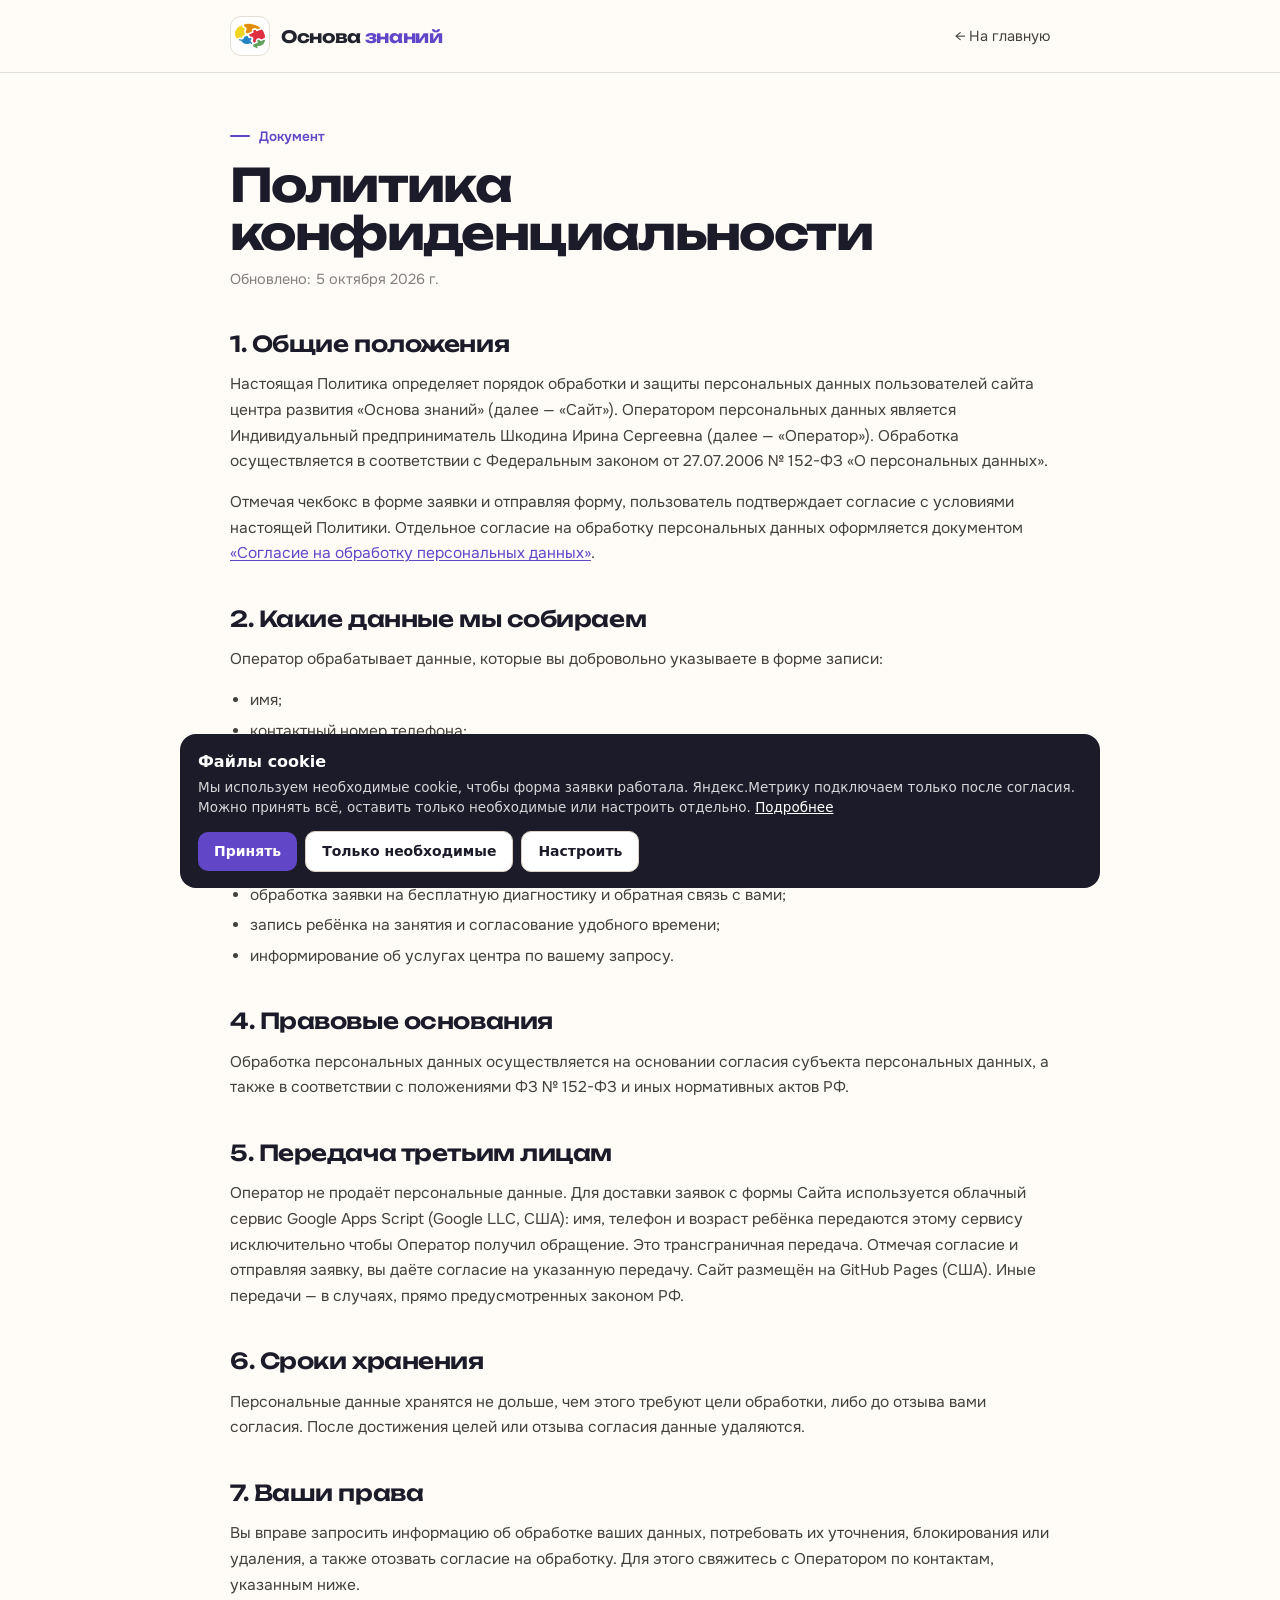
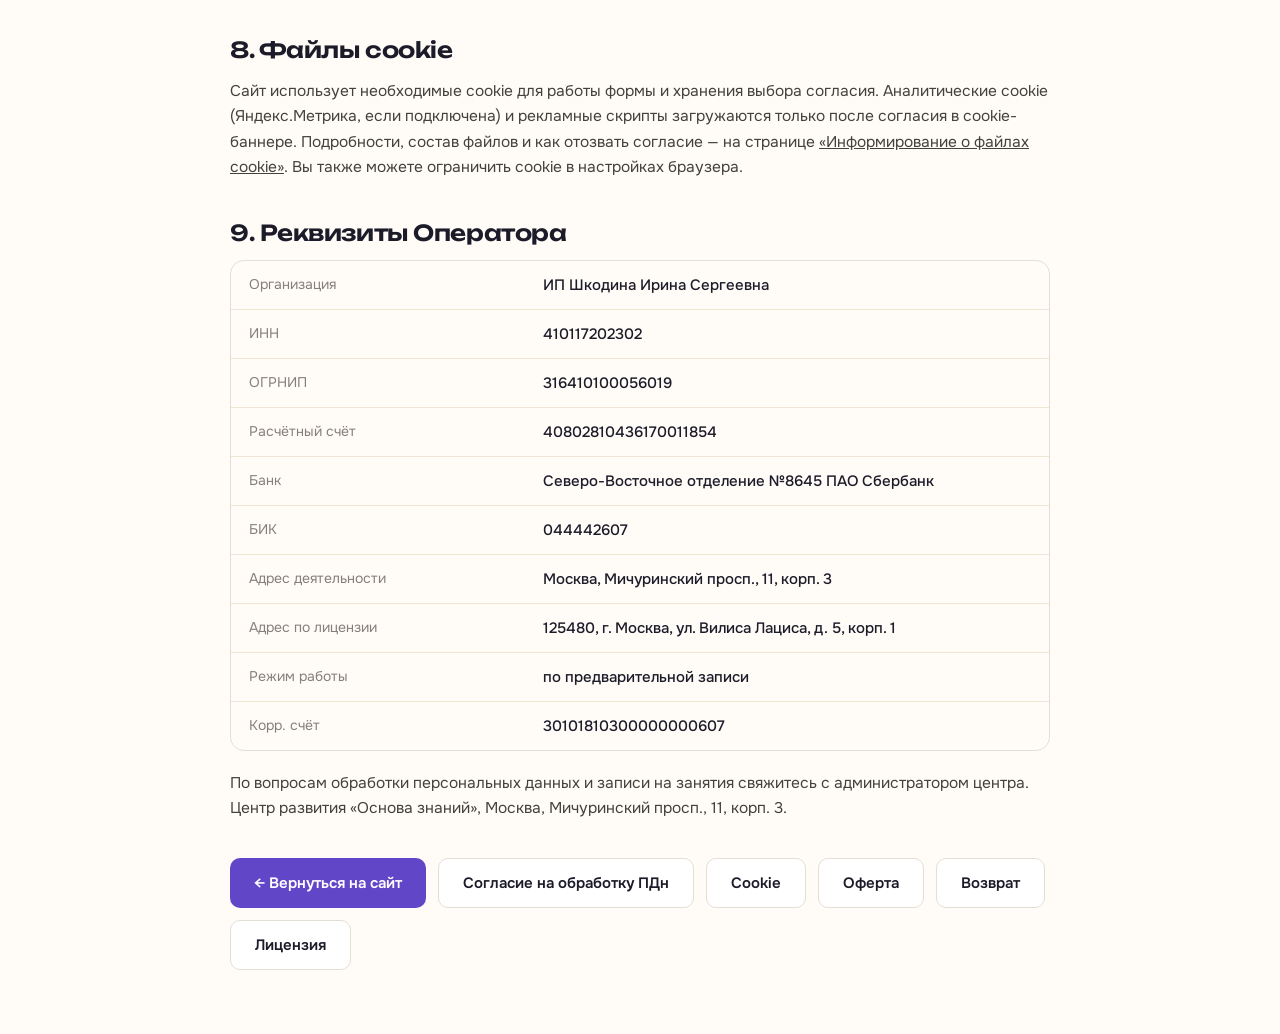
<file: privacy/index.html>
<!DOCTYPE html>
<html>
<head>
<meta charset="utf-8">
<meta name="viewport" content="width=device-width, initial-scale=1">
<link rel="canonical" href="https://osnova.kotiksym.ru/privacy/">
<meta property="og:url" content="https://osnova.kotiksym.ru/privacy/">
<script>(function(){var p=location.pathname;if(/\/index\.html$/i.test(p))location.replace(p.replace(/\/index\.html$/i,'/')+location.search+location.hash);})();</script>
<title>Политика конфиденциальности — Основа знаний</title>
<meta name="description" content="Политика конфиденциальности и реквизиты центра развития «Основа знаний». Порядок обработки персональных данных, права пользователей, контакты оператора.">
<meta name="robots" content="index, follow">
<link rel="icon" type="image/svg+xml" href="/favicon.svg">
<link rel="icon" type="image/png" sizes="120x120" href="/favicon-120.png">
<link rel="icon" type="image/png" sizes="64x64" href="/favicon.png">
<link rel="icon" type="image/png" sizes="512x512" href="/images/favicon-512.png">
<link rel="icon" type="image/x-icon" href="/favicon.ico">
<link rel="apple-touch-icon" sizes="180x180" href="/apple-touch-icon.png">
<script src="/cookie-consent.js" data-ym-id="110489022" data-cookie-page="/cookies/" data-privacy-page="/privacy/" data-accent="#6246C8"></script>
<style id="mobile-fix">
/* ===== MOBILE FIX v4 (legal) ===== */
*{box-sizing:border-box}
html,body{max-width:100%}
img,svg,iframe,video{max-width:100%}
*{min-width:0}
[data-nav-burger],[data-mobile-nav],[data-nav-actions]{display:none}
@media (max-width:768px){
  .wrap{width:calc(100% - 32px) !important;margin:0 auto !important}
  main.wrap{padding-top:28px !important;padding-bottom:48px !important}
  h1{font-size:clamp(26px,7vw,36px) !important;line-height:1.12 !important}
  h2{font-size:20px !important;margin-top:28px !important}
  p,li{font-size:16px !important;line-height:1.6 !important}
  h1,h2,h3,p,li{overflow-wrap:break-word}
  main a{overflow-wrap:anywhere;word-break:break-word}
  a[href^="tel:"]{white-space:nowrap}
  [data-nav-back]{display:none !important}
  [data-nav-actions]{display:flex !important;align-items:center;gap:8px}
  [data-nav-burger]{display:inline-flex !important;align-items:center;justify-content:center;width:44px;height:44px;border:1px solid #E3DFD6;border-radius:10px;background:#fff;cursor:pointer;padding:0;color:#1C1B29}
  [data-mobile-nav]{display:none;position:absolute;left:0;right:0;top:calc(100% + 1px);z-index:60;flex-direction:column;gap:2px;padding:10px;background:#FFFCF7;border:1px solid #E3DFD6;border-radius:0 0 14px 14px;box-shadow:0 14px 30px rgba(28,27,41,.1)}
  [data-mobile-nav].is-open{display:flex !important}
  [data-mobile-nav] a{display:flex;align-items:center;min-height:44px;padding:10px 12px;border-radius:10px;font-weight:600;font-size:16px;color:#1C1B29;text-decoration:none}
  html.nav-open,html.nav-open body{overflow:hidden}
}
@media (max-width:380px){
  .wrap{width:calc(100% - 22px) !important}
}
/* ===== /MOBILE FIX ===== */
</style>
</head>
<body>
<x-dc>
<helmet>
<link rel="preconnect" href="https://fonts.googleapis.com">
<link rel="preconnect" href="https://fonts.gstatic.com" crossorigin>
<link href="https://fonts.googleapis.com/css2?family=Onest:wght@300;400;500;600;700;800&family=Unbounded:wght@500;600;700&display=swap" rel="stylesheet">
<style>
  *{box-sizing:border-box}
  body{margin:0;background:#FFFCF7;color:#1C1B29;font-family:"Onest",system-ui,sans-serif;-webkit-font-smoothing:antialiased}
  a{color:inherit}
  .wrap{width:min(820px,calc(100% - 36px));margin:0 auto}
  h2{font-family:'Unbounded';font-weight:600;font-size:22px;letter-spacing:-.02em;margin:38px 0 12px}
  p,li{font-size:15.5px;line-height:1.65;color:#43413c}
  ul{padding-left:20px;margin:10px 0}
  li{margin:5px 0}
  h1,h2,p,li{overflow-wrap:break-word}
</style>
<link rel="stylesheet" href="/responsive.css">
</helmet>

<div style="position:relative">
  <header style="background:#FFFCF7;border-bottom:1px solid #E3DFD6">
    <div class="wrap" style="position:relative;display:flex;align-items:center;justify-content:space-between;padding:16px 0">
      <a href="/" style="display:flex;align-items:center;gap:11px;text-decoration:none;color:#20232B">
        <span style="width:40px;height:40px;border-radius:11px;background:#fff;border:1px solid #E3DFD6;display:grid;place-items:center;overflow:hidden"><img src="/favicon-120.png" alt="Основа знаний" style="width:34px;height:34px;object-fit:contain"/></span>
        <strong style="font-family:'Unbounded';font-weight:700;font-size:17px;letter-spacing:-.02em">Основа <span style="color:#6246C8">знаний</span></strong>
      </a>
      <a href="/" data-nav-back style="font-size:14.5px;color:#43413c;text-decoration:none" style-hover="color:#6246C8">← На главную</a>
      <div data-nav-actions>
        <button type="button" data-nav-burger aria-expanded="false" aria-controls="site-mobile-nav" aria-label="Открыть меню"><svg width="20" height="20" viewBox="0 0 24 24" fill="none" aria-hidden="true"><path d="M4 7h16M4 12h16M4 17h16" stroke="currentColor" stroke-width="2" stroke-linecap="round"/></svg></button>
      </div>
      <div id="site-mobile-nav" data-mobile-nav hidden>
        <a href="/">На главную</a>
        <a href="/#form">Записаться</a>
        <a href="/#contacts">Контакты</a>
      </div>
    </div>
  </header>

  <main class="wrap" style="padding:48px 0 64px">
    <span style="display:inline-flex;align-items:center;gap:9px;font-size:13.5px;font-weight:600;color:#6246C8;margin-bottom:16px"><span style="width:20px;height:2px;border-radius:2px;background:#6246C8"></span>Документ</span>
    <h1 style="font-family:'Unbounded';font-weight:700;font-size:clamp(30px,5vw,46px);letter-spacing:-.035em;line-height:1.06;margin:0 0 10px">Политика конфиденциальности</h1>
    <p style="color:#857f78;font-size:14.5px;margin:0">Обновлено: 5 октября 2026 г.</p>

    <h2>1. Общие положения</h2>
    <p>Настоящая Политика определяет порядок обработки и защиты персональных данных пользователей сайта центра развития «Основа знаний» (далее — «Сайт»). Оператором персональных данных является Индивидуальный предприниматель Шкодина Ирина Сергеевна (далее — «Оператор»). Обработка осуществляется в соответствии с Федеральным законом от 27.07.2006 № 152-ФЗ «О персональных данных».</p>
    <p>Отмечая чекбокс в форме заявки и отправляя форму, пользователь подтверждает согласие с условиями настоящей Политики. Отдельное согласие на обработку персональных данных оформляется документом <a href="/consent/" style="color:#6246C8;text-decoration:underline;text-underline-offset:2px">«Согласие на обработку персональных данных»</a>.</p>

    <h2>2. Какие данные мы собираем</h2>
    <p>Оператор обрабатывает данные, которые вы добровольно указываете в форме записи:</p>
    <ul>
      <li>имя;</li>
      <li>контактный номер телефона;</li>
      <li>возраст ребёнка;</li>
      <li>иные сведения, которые вы сообщаете при общении с администратором.</li>
    </ul>

    <h2>3. Цели обработки</h2>
    <ul>
      <li>обработка заявки на бесплатную диагностику и обратная связь с вами;</li>
      <li>запись ребёнка на занятия и согласование удобного времени;</li>
      <li>информирование об услугах центра по вашему запросу.</li>
    </ul>

    <h2>4. Правовые основания</h2>
    <p>Обработка персональных данных осуществляется на основании согласия субъекта персональных данных, а также в соответствии с положениями ФЗ № 152-ФЗ и иных нормативных актов РФ.</p>

    <h2>5. Передача третьим лицам</h2>
    <p>Оператор не продаёт персональные данные. Для доставки заявок с формы Сайта используется облачный сервис Google Apps Script (Google LLC, США): имя, телефон и возраст ребёнка передаются этому сервису исключительно чтобы Оператор получил обращение. Это трансграничная передача. Отмечая согласие и отправляя заявку, вы даёте согласие на указанную передачу. Сайт размещён на GitHub Pages (США). Иные передачи — в случаях, прямо предусмотренных законом РФ.</p>

    <h2>6. Сроки хранения</h2>
    <p>Персональные данные хранятся не дольше, чем этого требуют цели обработки, либо до отзыва вами согласия. После достижения целей или отзыва согласия данные удаляются.</p>

    <h2>7. Ваши права</h2>
    <p>Вы вправе запросить информацию об обработке ваших данных, потребовать их уточнения, блокирования или удаления, а также отозвать согласие на обработку. Для этого свяжитесь с Оператором по контактам, указанным ниже.</p>

    <h2>8. Файлы cookie</h2>
    <p>Сайт использует необходимые cookie для работы формы и хранения выбора согласия. Аналитические cookie (Яндекс.Метрика, если подключена) и рекламные скрипты загружаются только после согласия в cookie-баннере. Подробности, состав файлов и как отозвать согласие — на странице <a href="/cookies/" style="text-decoration:underline">«Информирование о файлах cookie»</a>. Вы также можете ограничить cookie в настройках браузера.</p>

    <h2>9. Реквизиты Оператора</h2>
    <div style="margin-top:14px;border:1px solid #E3DFD6;border-radius:14px;background:#FFFCF7;overflow:hidden">
      <div style="display:grid;grid-template-columns:minmax(170px,0.9fr) 1.6fr">
        <div style="padding:14px 18px;border-bottom:1px solid #EFE6D4;color:#857f78;font-size:14px">Организация</div><div style="padding:14px 18px;border-bottom:1px solid #EFE6D4;font-size:15px;font-weight:500">ИП Шкодина Ирина Сергеевна</div>
        <div style="padding:14px 18px;border-bottom:1px solid #EFE6D4;color:#857f78;font-size:14px">ИНН</div><div style="padding:14px 18px;border-bottom:1px solid #EFE6D4;font-size:15px;font-weight:500">410117202302</div>
        <div style="padding:14px 18px;border-bottom:1px solid #EFE6D4;color:#857f78;font-size:14px">ОГРНИП</div><div style="padding:14px 18px;border-bottom:1px solid #EFE6D4;font-size:15px;font-weight:500">316410100056019</div>
        <div style="padding:14px 18px;border-bottom:1px solid #EFE6D4;color:#857f78;font-size:14px">Расчётный счёт</div><div style="padding:14px 18px;border-bottom:1px solid #EFE6D4;font-size:15px;font-weight:500">40802810436170011854</div>
        <div style="padding:14px 18px;border-bottom:1px solid #EFE6D4;color:#857f78;font-size:14px">Банк</div><div style="padding:14px 18px;border-bottom:1px solid #EFE6D4;font-size:15px;font-weight:500">Северо-Восточное отделение №8645 ПАО Сбербанк</div>
        <div style="padding:14px 18px;border-bottom:1px solid #EFE6D4;color:#857f78;font-size:14px">БИК</div><div style="padding:14px 18px;border-bottom:1px solid #EFE6D4;font-size:15px;font-weight:500">044442607</div>
        <div style="padding:14px 18px;border-bottom:1px solid #EFE6D4;color:#857f78;font-size:14px">Адрес деятельности</div><div style="padding:14px 18px;border-bottom:1px solid #EFE6D4;font-size:15px;font-weight:500">Москва, Мичуринский просп., 11, корп. 3</div><div style="padding:14px 18px;border-bottom:1px solid #EFE6D4;color:#857f78;font-size:14px">Адрес по лицензии</div><div style="padding:14px 18px;border-bottom:1px solid #EFE6D4;font-size:15px;font-weight:500">125480, г. Москва, ул. Вилиса Лациса, д. 5, корп. 1</div><div style="padding:14px 18px;border-bottom:1px solid #EFE6D4;color:#857f78;font-size:14px">Режим работы</div><div style="padding:14px 18px;border-bottom:1px solid #EFE6D4;font-size:15px;font-weight:500">по предварительной записи</div><div style="padding:14px 18px;color:#857f78;font-size:14px">Корр. счёт</div><div style="padding:14px 18px;font-size:15px;font-weight:500">30101810300000000607</div>
      </div>
    </div>
    <p style="margin-top:20px">По вопросам обработки персональных данных и записи на занятия свяжитесь с администратором центра. Центр развития «Основа знаний», Москва, Мичуринский просп., 11, корп. 3.</p>

    <div style="margin-top:36px;display:flex;flex-wrap:wrap;gap:12px">
      <a href="/" style="display:inline-flex;align-items:center;padding:14px 24px;border-radius:10px;font-weight:600;font-size:15px;color:#fff;background:#6246C8;text-decoration:none">← Вернуться на сайт</a>
      <a href="/consent/" style="display:inline-flex;align-items:center;padding:14px 24px;border-radius:10px;font-weight:600;font-size:15px;color:#1C1B29;background:#fff;border:1px solid #E3DFD6;text-decoration:none">Согласие на обработку ПДн</a>
      <a href="/cookies/" style="display:inline-flex;align-items:center;padding:14px 24px;border-radius:10px;font-weight:600;font-size:15px;color:#1C1B29;background:#fff;border:1px solid #E3DFD6;text-decoration:none">Cookie</a>
      <a href="/offer/" style="display:inline-flex;align-items:center;padding:14px 24px;border-radius:10px;font-weight:600;font-size:15px;color:#1C1B29;background:#fff;border:1px solid #E3DFD6;text-decoration:none">Оферта</a>
      <a href="/returns/" style="display:inline-flex;align-items:center;padding:14px 24px;border-radius:10px;font-weight:600;font-size:15px;color:#1C1B29;background:#fff;border:1px solid #E3DFD6;text-decoration:none">Возврат</a>
      <a href="/license/" style="display:inline-flex;align-items:center;padding:14px 24px;border-radius:10px;font-weight:600;font-size:15px;color:#1C1B29;background:#fff;border:1px solid #E3DFD6;text-decoration:none">Лицензия</a>
    </div>
  </main>
</div>
</x-dc>
<script>
(function(){
  var btn=document.querySelector('[data-nav-burger]');
  var nav=document.querySelector('[data-mobile-nav]');
  if(!btn||!nav) return;
  btn.addEventListener('click',function(){
    var open=nav.classList.toggle('is-open');
    nav.hidden=!open;
    btn.setAttribute('aria-expanded', open?'true':'false');
    document.documentElement.classList.toggle('nav-open', open);
  });
})();
</script>
</body>
</html>
</file>
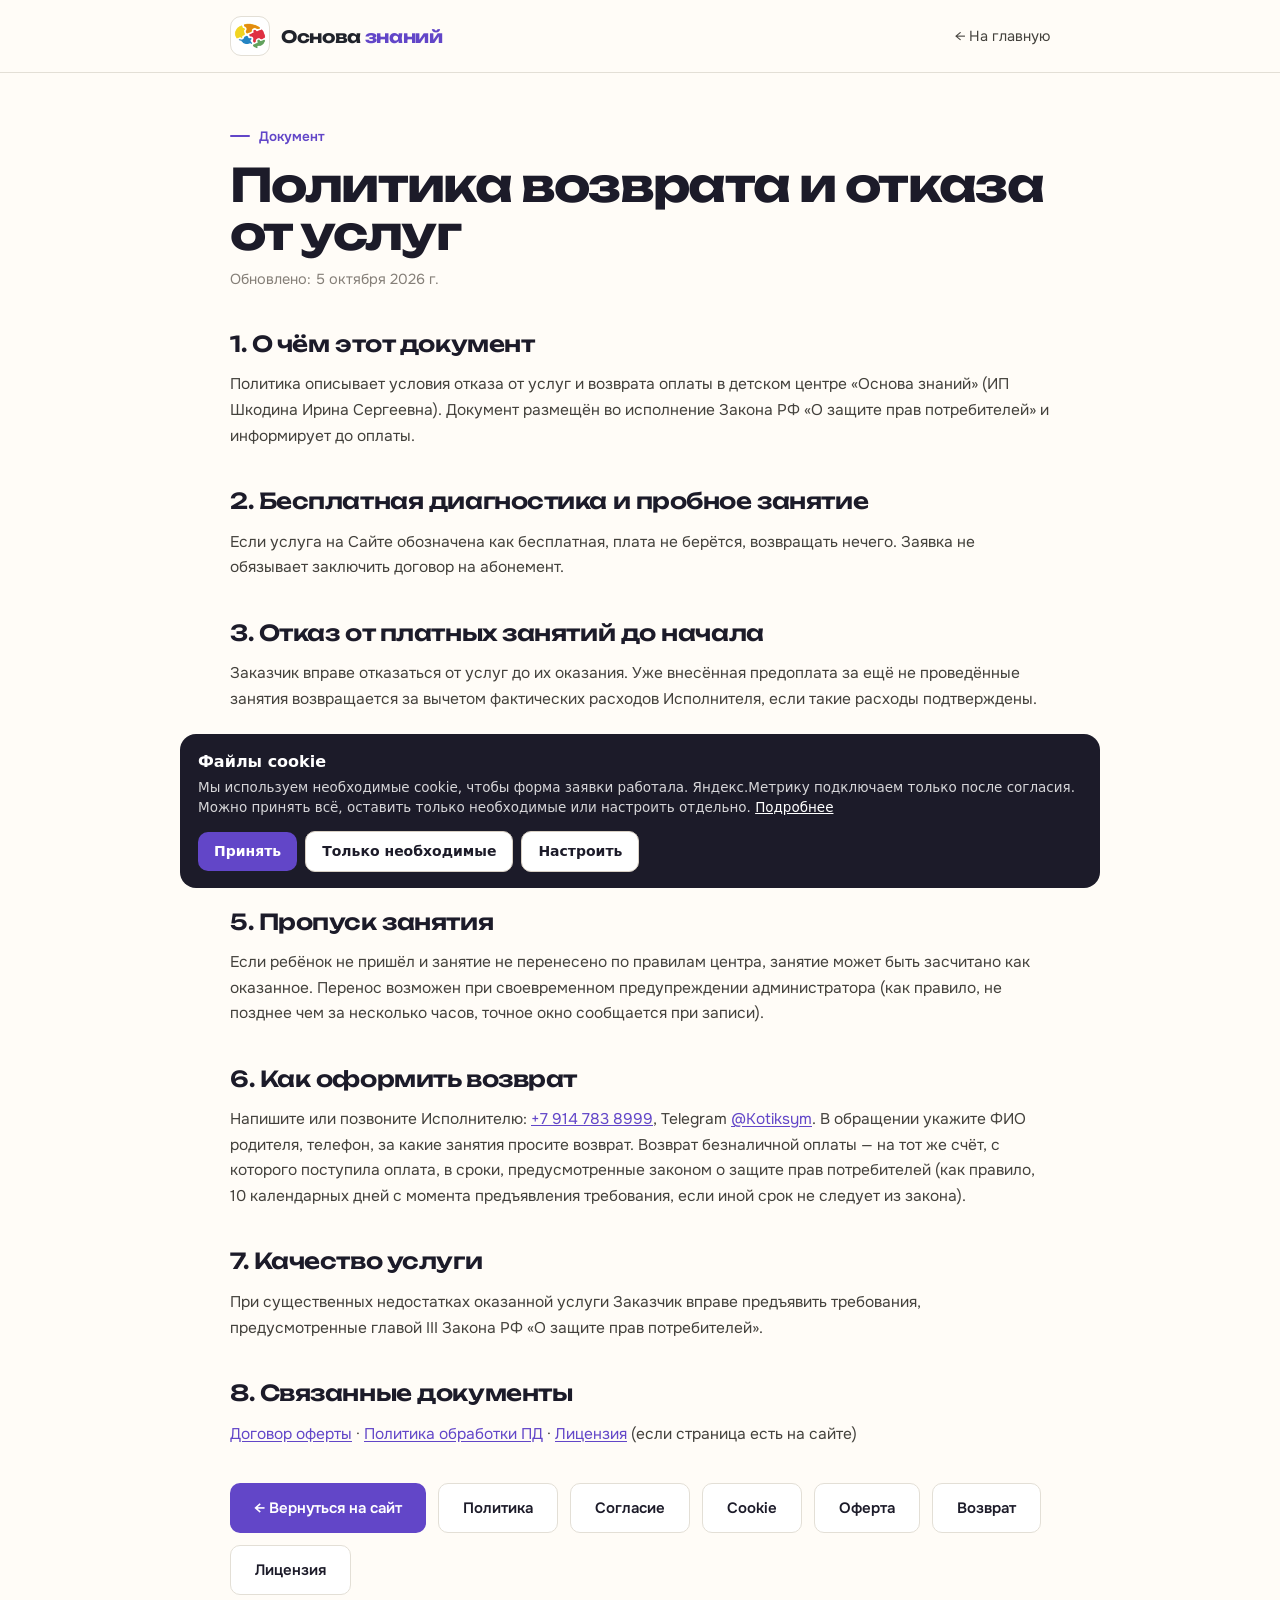
<file: returns/index.html>
<!DOCTYPE html>
<html>
<head>
<meta charset="utf-8">
<meta name="viewport" content="width=device-width, initial-scale=1">
<link rel="canonical" href="https://osnova.kotiksym.ru/returns/">
<meta property="og:url" content="https://osnova.kotiksym.ru/returns/">
<script>(function(){var p=location.pathname;if(/\/index\.html$/i.test(p))location.replace(p.replace(/\/index\.html$/i,'/')+location.search+location.hash);})();</script>
<title>Политика возврата — Основа знаний</title>
<meta name="description" content="Условия отказа от услуг и возврата оплаты в Основа знаний.">
<meta name="robots" content="index, follow">
<link rel="icon" type="image/svg+xml" href="/favicon.svg">
<link rel="icon" type="image/png" sizes="120x120" href="/favicon-120.png">
<link rel="icon" type="image/png" sizes="64x64" href="/favicon.png">
<link rel="icon" type="image/png" sizes="512x512" href="/images/favicon-512.png">
<link rel="icon" type="image/x-icon" href="/favicon.ico">
<link rel="apple-touch-icon" sizes="180x180" href="/apple-touch-icon.png">
<script src="/cookie-consent.js" data-ym-id="110489022" data-cookie-page="/cookies/" data-privacy-page="/privacy/" data-accent="#6246C8"></script>
<style id="mobile-fix">
/* ===== MOBILE FIX v4 (legal) ===== */
*{box-sizing:border-box}
html,body{max-width:100%}
img,svg,iframe,video{max-width:100%}
*{min-width:0}
[data-nav-burger],[data-mobile-nav],[data-nav-actions]{display:none}
@media (max-width:768px){
  .wrap{width:calc(100% - 32px) !important;margin:0 auto !important}
  main.wrap{padding-top:28px !important;padding-bottom:48px !important}
  h1{font-size:clamp(26px,7vw,36px) !important;line-height:1.12 !important}
  h2{font-size:20px !important;margin-top:28px !important}
  p,li{font-size:16px !important;line-height:1.6 !important}
  h1,h2,h3,p,li{overflow-wrap:break-word}
  main a{overflow-wrap:anywhere;word-break:break-word}
  a[href^="tel:"]{white-space:nowrap}
  [data-nav-back]{display:none !important}
  [data-nav-actions]{display:flex !important;align-items:center;gap:8px}
  [data-nav-burger]{display:inline-flex !important;align-items:center;justify-content:center;width:44px;height:44px;border:1px solid #E3DFD6;border-radius:10px;background:#fff;cursor:pointer;padding:0;color:#1C1B29}
  [data-mobile-nav]{display:none;position:absolute;left:0;right:0;top:calc(100% + 1px);z-index:60;flex-direction:column;gap:2px;padding:10px;background:#FFFCF7;border:1px solid #E3DFD6;border-radius:0 0 14px 14px;box-shadow:0 14px 30px rgba(28,27,41,.1)}
  [data-mobile-nav].is-open{display:flex !important}
  [data-mobile-nav] a{display:flex;align-items:center;min-height:44px;padding:10px 12px;border-radius:10px;font-weight:600;font-size:16px;color:#1C1B29;text-decoration:none}
  html.nav-open,html.nav-open body{overflow:hidden}
}
@media (max-width:380px){
  .wrap{width:calc(100% - 22px) !important}
}
/* ===== /MOBILE FIX ===== */
</style>
</head>
<body>
<x-dc>
<helmet>
<link rel="preconnect" href="https://fonts.googleapis.com">
<link rel="preconnect" href="https://fonts.gstatic.com" crossorigin>
<link href="https://fonts.googleapis.com/css2?family=Onest:wght@300;400;500;600;700;800&family=Unbounded:wght@500;600;700&display=swap" rel="stylesheet">
<style>
  *{box-sizing:border-box}
  body{margin:0;background:#FFFCF7;color:#1C1B29;font-family:"Onest",system-ui,sans-serif;-webkit-font-smoothing:antialiased}
  a{color:inherit}
  .wrap{width:min(820px,calc(100% - 36px));margin:0 auto}
  h2{font-family:'Unbounded';font-weight:600;font-size:22px;letter-spacing:-.02em;margin:38px 0 12px}
  p,li{font-size:15.5px;line-height:1.65;color:#43413c}
  ul{padding-left:20px;margin:10px 0}
  li{margin:5px 0}
  h1,h2,p,li{overflow-wrap:break-word}
</style>
<link rel="stylesheet" href="/responsive.css">
</helmet>

<div style="position:relative">
  <header style="background:#FFFCF7;border-bottom:1px solid #E3DFD6">
    <div class="wrap" style="position:relative;display:flex;align-items:center;justify-content:space-between;padding:16px 0">
      <a href="/" style="display:flex;align-items:center;gap:11px;text-decoration:none;color:#20232B">
        <span style="width:40px;height:40px;border-radius:11px;background:#fff;border:1px solid #E3DFD6;display:grid;place-items:center;overflow:hidden"><img src="/favicon-120.png" alt="Основа знаний" style="width:34px;height:34px;object-fit:contain"/></span>
        <strong style="font-family:'Unbounded';font-weight:700;font-size:17px;letter-spacing:-.02em">Основа <span style="color:#6246C8">знаний</span></strong>
      </a>
      <a href="/" data-nav-back style="font-size:14.5px;color:#43413c;text-decoration:none" style-hover="color:#6246C8">← На главную</a>
      <div data-nav-actions>
        <button type="button" data-nav-burger aria-expanded="false" aria-controls="site-mobile-nav" aria-label="Открыть меню"><svg width="20" height="20" viewBox="0 0 24 24" fill="none" aria-hidden="true"><path d="M4 7h16M4 12h16M4 17h16" stroke="currentColor" stroke-width="2" stroke-linecap="round"/></svg></button>
      </div>
      <div id="site-mobile-nav" data-mobile-nav hidden>
        <a href="/">На главную</a>
        <a href="/#form">Записаться</a>
        <a href="/#contacts">Контакты</a>
      </div>
    </div>
  </header>

  <main class="wrap" style="padding:48px 0 64px">
    <span style="display:inline-flex;align-items:center;gap:9px;font-size:13.5px;font-weight:600;color:#6246C8;margin-bottom:16px"><span style="width:20px;height:2px;border-radius:2px;background:#6246C8"></span>Документ</span>
    <h1 style="font-family:'Unbounded';font-weight:700;font-size:clamp(30px,5vw,46px);letter-spacing:-.035em;line-height:1.06;margin:0 0 10px">Политика возврата и отказа от услуг</h1>
    <p style="color:#857f78;font-size:14.5px;margin:0">Обновлено: 5 октября 2026 г.</p>


    <h2>1. О чём этот документ</h2>
    <p>Политика описывает условия отказа от услуг и возврата оплаты в детском центре «Основа знаний» (ИП Шкодина Ирина Сергеевна). Документ размещён во исполнение Закона РФ «О защите прав потребителей» и информирует до оплаты.</p>

    <h2>2. Бесплатная диагностика и пробное занятие</h2>
    <p>Если услуга на Сайте обозначена как бесплатная, плата не берётся, возвращать нечего. Заявка не обязывает заключить договор на абонемент.</p>

    <h2>3. Отказ от платных занятий до начала</h2>
    <p>Заказчик вправе отказаться от услуг до их оказания. Уже внесённая предоплата за ещё не проведённые занятия возвращается за вычетом фактических расходов Исполнителя, если такие расходы подтверждены.</p>

    <h2>4. Отказ после начала занятий / абонемент</h2>
    <p>Если часть занятий уже проведена, оплата за фактически оказанные занятия удерживается, остаток неиспользованных занятий абонемента подлежит возврату. Стоимость одного занятия для расчёта — цена пакета, делённая на число занятий в пакете, если иное не согласовано письменно.</p>

    <h2>5. Пропуск занятия</h2>
    <p>Если ребёнок не пришёл и занятие не перенесено по правилам центра, занятие может быть засчитано как оказанное. Перенос возможен при своевременном предупреждении администратора (как правило, не позднее чем за несколько часов, точное окно сообщается при записи).</p>

    <h2>6. Как оформить возврат</h2>
    <p>Напишите или позвоните Исполнителю: <a href="tel:+79147838999" style="color:#6246C8">+7 914 783 8999</a>, Telegram <a href="https://t.me/Kotiksym" target="_blank" rel="noopener" style="color:#6246C8;text-decoration:underline;text-underline-offset:2px">@Kotiksym</a>. В обращении укажите ФИО родителя, телефон, за какие занятия просите возврат. Возврат безналичной оплаты — на тот же счёт, с которого поступила оплата, в сроки, предусмотренные законом о защите прав потребителей (как правило, 10 календарных дней с момента предъявления требования, если иной срок не следует из закона).</p>

    <h2>7. Качество услуги</h2>
    <p>При существенных недостатках оказанной услуги Заказчик вправе предъявить требования, предусмотренные главой III Закона РФ «О защите прав потребителей».</p>

    <h2>8. Связанные документы</h2>
    <p><a href="/offer/" style="color:#6246C8;text-decoration:underline;text-underline-offset:2px">Договор оферты</a> · <a href="/privacy/" style="color:#6246C8;text-decoration:underline;text-underline-offset:2px">Политика обработки ПД</a> · <a href="/license/" style="color:#6246C8;text-decoration:underline;text-underline-offset:2px">Лицензия</a> (если страница есть на сайте)</p>
    <div style="margin-top:36px;display:flex;flex-wrap:wrap;gap:12px">
      <a href="/" style="display:inline-flex;align-items:center;padding:14px 24px;border-radius:10px;font-weight:600;font-size:15px;color:#fff;background:#6246C8;text-decoration:none">← Вернуться на сайт</a>
      <a href="/privacy/" style="display:inline-flex;align-items:center;padding:14px 24px;border-radius:10px;font-weight:600;font-size:15px;color:#1C1B29;background:#fff;border:1px solid #E3DFD6;text-decoration:none">Политика</a>
      <a href="/consent/" style="display:inline-flex;align-items:center;padding:14px 24px;border-radius:10px;font-weight:600;font-size:15px;color:#1C1B29;background:#fff;border:1px solid #E3DFD6;text-decoration:none">Согласие</a>
      <a href="/cookies/" style="display:inline-flex;align-items:center;padding:14px 24px;border-radius:10px;font-weight:600;font-size:15px;color:#1C1B29;background:#fff;border:1px solid #E3DFD6;text-decoration:none">Cookie</a>
      <a href="/offer/" style="display:inline-flex;align-items:center;padding:14px 24px;border-radius:10px;font-weight:600;font-size:15px;color:#1C1B29;background:#fff;border:1px solid #E3DFD6;text-decoration:none">Оферта</a>
      <a href="/returns/" style="display:inline-flex;align-items:center;padding:14px 24px;border-radius:10px;font-weight:600;font-size:15px;color:#1C1B29;background:#fff;border:1px solid #E3DFD6;text-decoration:none">Возврат</a>
      <a href="/license/" style="display:inline-flex;align-items:center;padding:14px 24px;border-radius:10px;font-weight:600;font-size:15px;color:#1C1B29;background:#fff;border:1px solid #E3DFD6;text-decoration:none">Лицензия</a>
    </div>

  </main>
</div>
</x-dc>
<script>
(function(){
  var btn=document.querySelector('[data-nav-burger]');
  var nav=document.querySelector('[data-mobile-nav]');
  if(!btn||!nav) return;
  btn.addEventListener('click',function(){
    var open=nav.classList.toggle('is-open');
    nav.hidden=!open;
    btn.setAttribute('aria-expanded', open?'true':'false');
    document.documentElement.classList.toggle('nav-open', open);
  });
})();
</script>
</body>
</html>
</file>
<file: responsive.css>
/* Shared layout hardening for Osnova. Loaded last. */

.wrap {
  min-width: 0;
}

html, body {
  overflow-x: clip;
}

header.site nav,
.brand {
  min-width: 0;
}

.hero .wrap {
  grid-template-columns: minmax(0, 1.05fr) minmax(0, 0.95fr);
  align-items: center;
}

.hero .wrap > * {
  min-width: 0;
  max-width: 100%;
}

.hero h1,
.hero h1 .u,
.hero .eyebrow,
.hero-meta,
.dir-card,
.dir-card .trigger,
.dir-card .result,
.pain-grid li,
.check-item,
.journey-col li {
  white-space: normal;
  overflow-wrap: break-word;
  max-width: 100%;
}

.hero h1 {
  max-width: 18ch;
}

@media (min-width: 1100px) {
  .hero h1 {
    text-wrap: balance;
  }
}

.hero-cta {
  flex-wrap: wrap;
}

.hero-cta .btn,
.dir-cta,
.check .btn {
  white-space: normal;
  max-width: 100%;
}

.hero-photo,
.hero-photo img {
  min-width: 0;
  max-width: 100%;
}

.hero-photo img {
  width: 100%;
  height: auto;
  object-fit: contain;
}

.proof,
.proof > div,
.dir-choice,
.dir-card,
.pain-grid,
.check-grid,
.check-item,
.finale form,
.finale form .row,
.form-field {
  min-width: 0;
}

.finale form input,
.finale form button {
  min-width: 0;
  width: 100%;
  max-width: 100%;
  box-sizing: border-box;
}

.reviews-head p {
  margin: 0;
  color: var(--muted);
  max-width: 42ch;
}

.reviews-cta.start {
  margin-top: 0;
  justify-content: flex-start;
}

@media (max-width: 1099px) {
  .hero .wrap,
  .live .wrap,
  .finale .wrap,
  .reviews-grid,
  .contacts-grid,
  .results-top {
    grid-template-columns: minmax(0, 1fr);
    gap: 28px;
  }

  .hero h1 {
    max-width: none;
    overflow-wrap: break-word;
    word-break: break-word;
  }

  .hero-photo {
    order: 2;
    width: 100%;
    max-width: 380px;
    margin-inline: auto;
  }

  .dir-choice,
  .pain-grid,
  .check-grid,
  .skill-grid,
  .format-grid {
    grid-template-columns: minmax(0, 1fr) minmax(0, 1fr);
  }

  .dir-cta {
    justify-self: start;
    white-space: normal;
  }

  .journey {
    grid-template-columns: minmax(0, 1fr);
  }

  .live-points {
    grid-template-columns: minmax(0, 1fr) minmax(0, 1fr);
  }

  .gallery-grid {
    grid-template-columns: minmax(0, 1fr) minmax(0, 1fr);
    grid-template-rows: minmax(280px, 42vw) minmax(170px, 24vw) minmax(170px, 24vw);
    aspect-ratio: auto;
    min-height: 0;
  }

  .gallery-grid .gallery-item:nth-child(1) {
    grid-column: 1 / -1;
    grid-row: auto;
  }

  .gallery-grid .gallery-item img {
    width: 100%;
    height: 100%;
    object-fit: cover;
  }
}

@media (max-width: 768px) {
  .hero-cta {
    flex-direction: column;
  }

  .hero-cta .btn,
  .dir-cta,
  .check .btn,
  .reviews-cta .btn,
  .contacts-info .btn,
  .finale form button {
    width: 100%;
    justify-content: center;
    min-height: 48px;
  }

  .finale form .row,
  .proof {
    grid-template-columns: minmax(0, 1fr);
  }

  .finale form input,
  .finale form button {
    font-size: 16px;
  }

  .proof > div {
    border-right: 0;
    border-bottom: 1px solid var(--line);
  }
}

@media (max-width: 640px) {
  .dir-choice,
  .format-grid,
  .skill-grid {
    grid-template-columns: minmax(0, 1fr);
  }

  .finale form select,
  .finale form textarea {
    font-size: 16px;
    max-width: 100%;
  }

  .gallery-grid {
    grid-template-rows: minmax(220px, 58vw) minmax(140px, 36vw) minmax(140px, 36vw);
    aspect-ratio: auto;
    min-height: 0;
  }

  .gallery-grid .gallery-item img {
    height: 100%;
  }

  .live-points {
    grid-template-columns: minmax(0, 1fr);
  }
}
</file>
